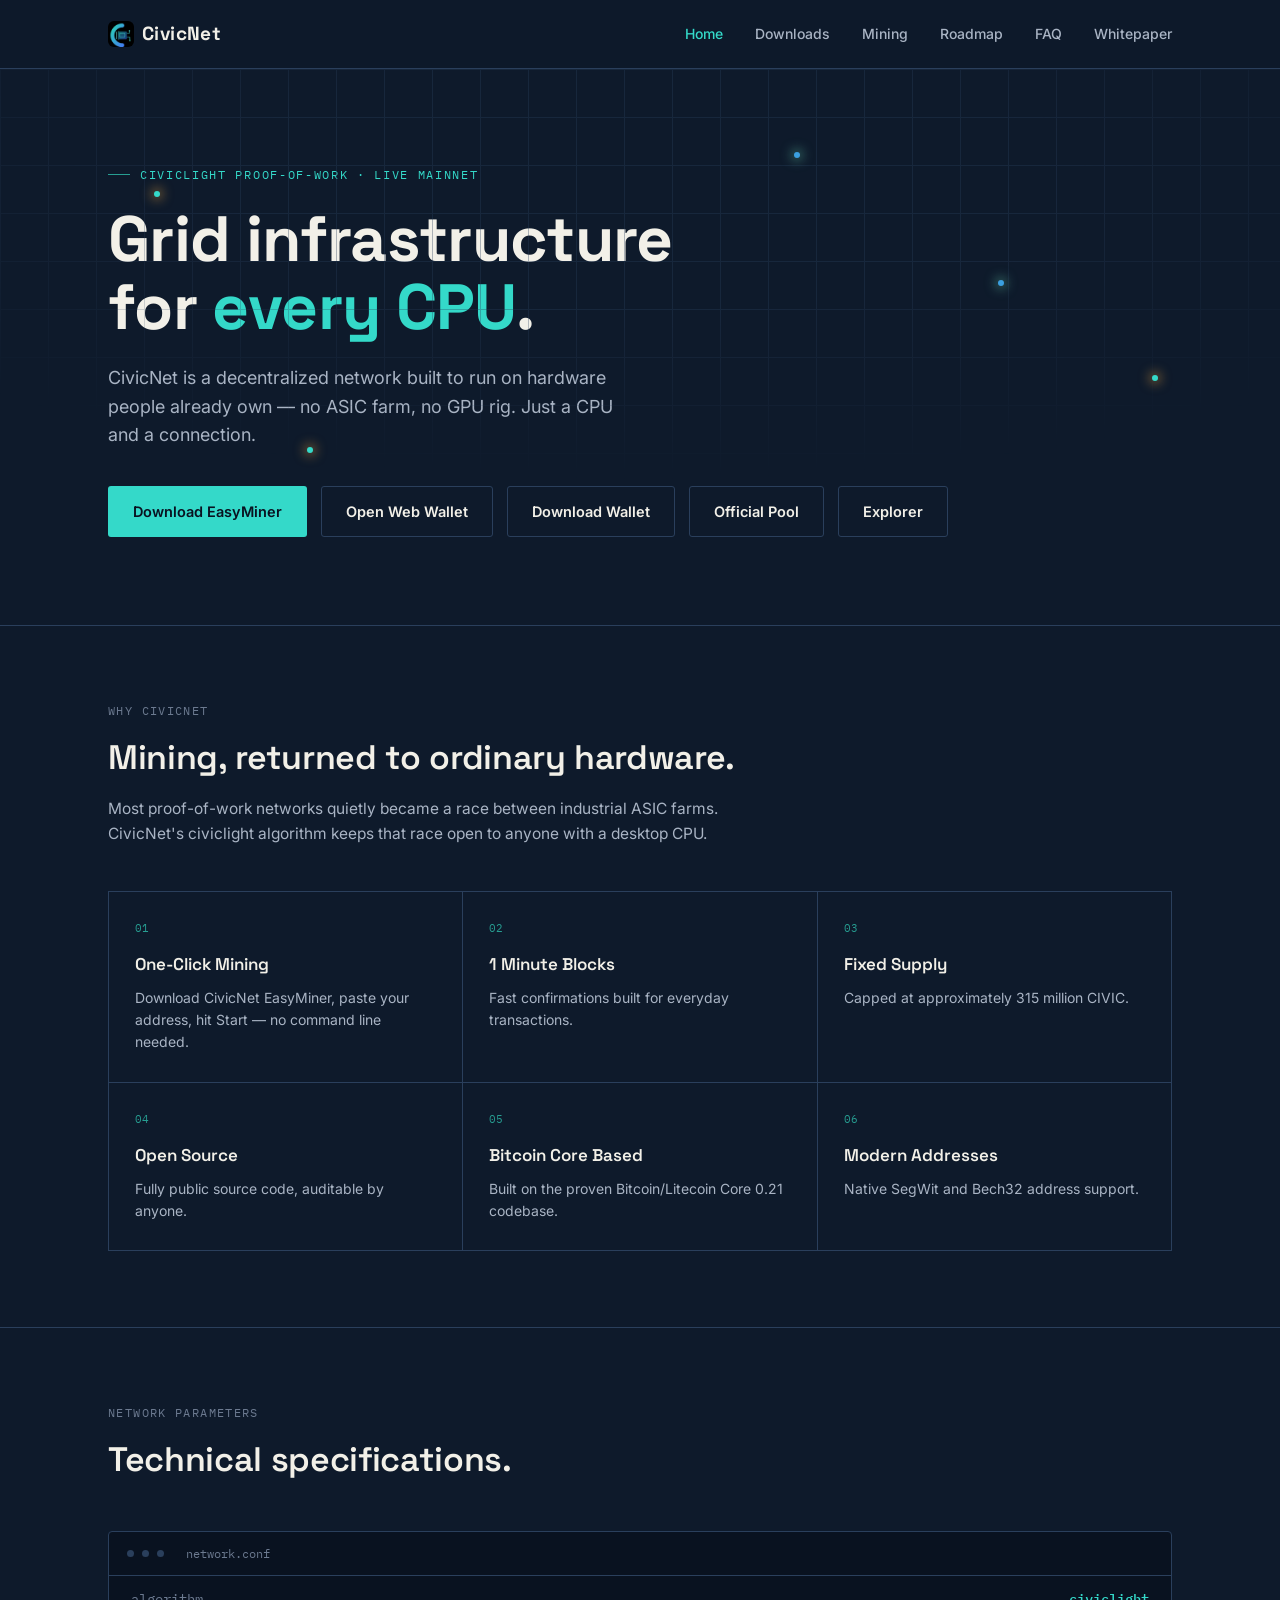
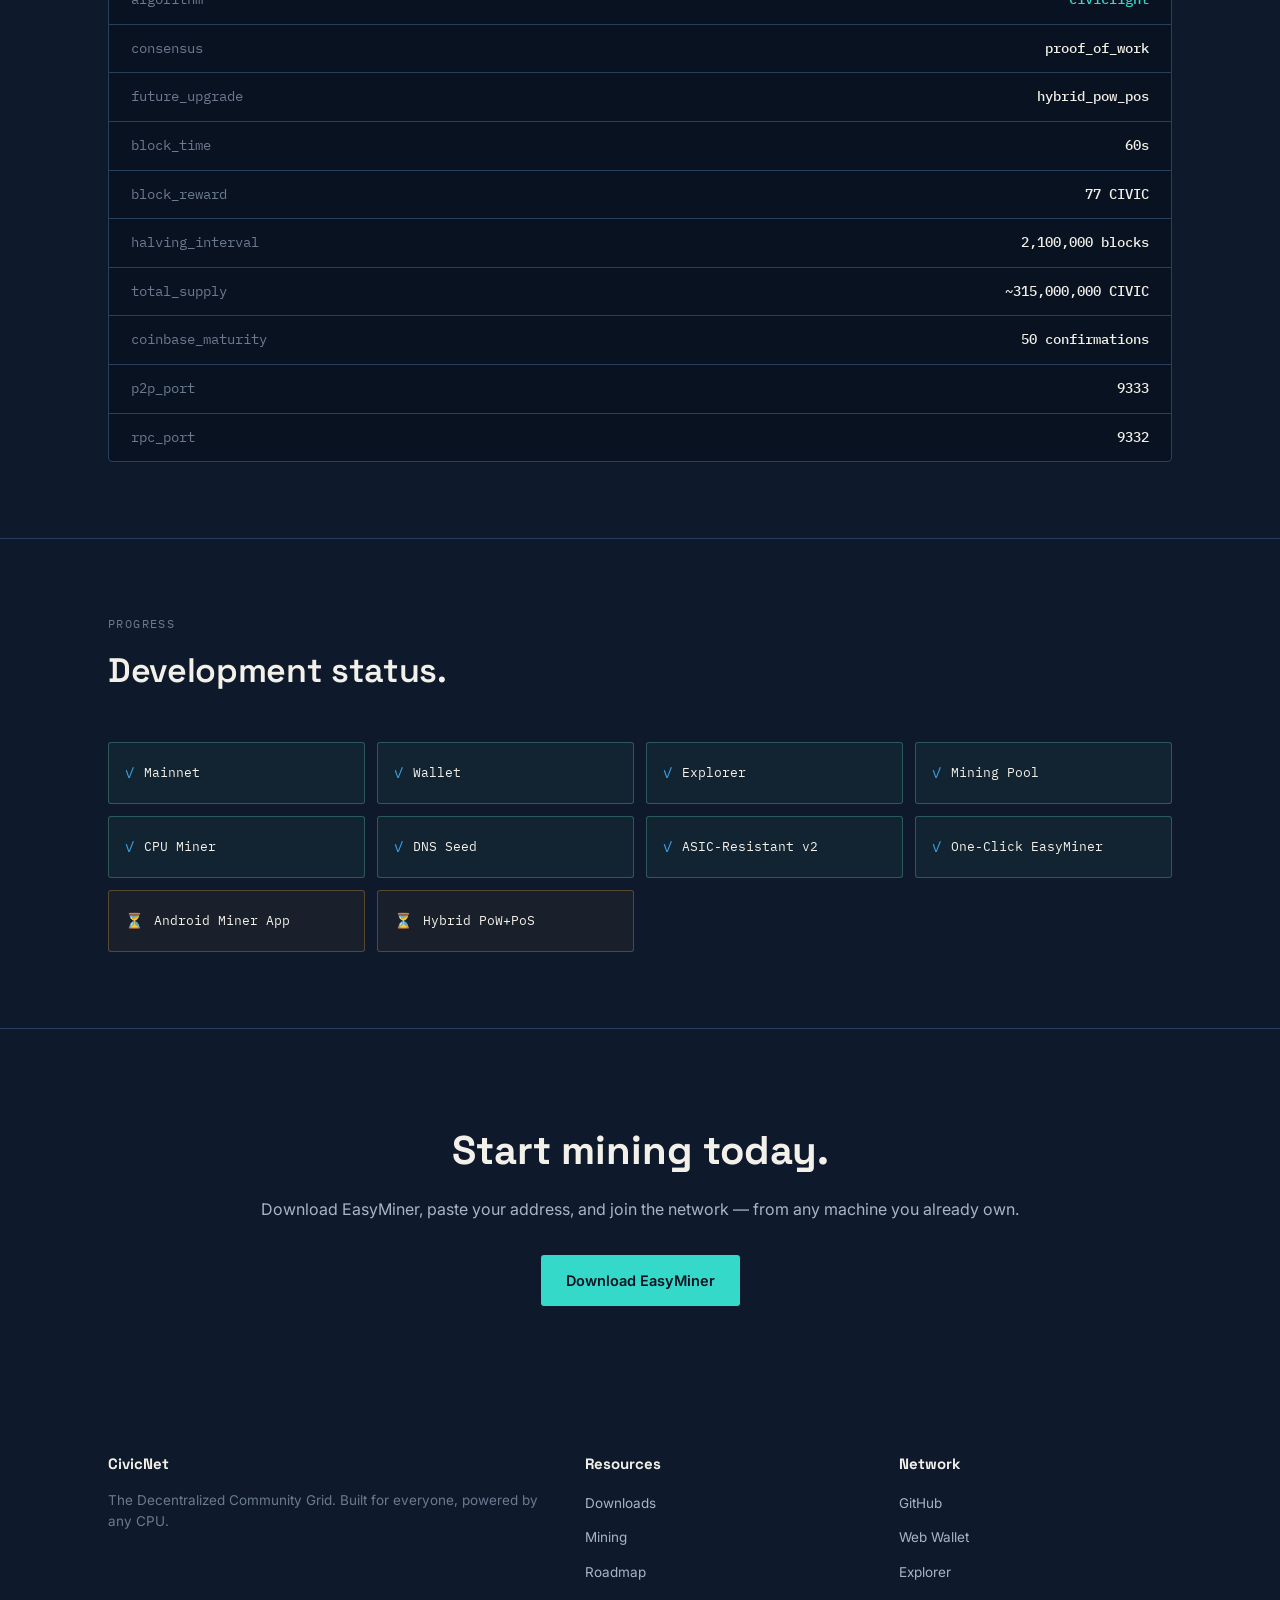
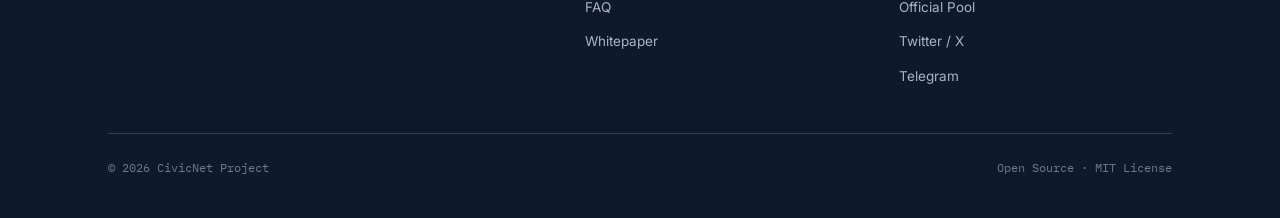
<file: index.html>
<!DOCTYPE html>
<html lang="en">
<head>
<meta charset="UTF-8">
<meta name="viewport" content="width=device-width, initial-scale=1.0">
<link rel="icon" type="image/png" sizes="32x32" href="favicon-32.png">
<link rel="icon" type="image/png" sizes="16x16" href="favicon-16.png">
<link rel="icon" type="image/x-icon" href="favicon.ico">
<link rel="apple-touch-icon" href="apple-touch-icon.png">
<title>CivicNet | The Decentralized Community Grid</title>
<meta name="description" content="CivicNet is a decentralized community-driven cryptocurrency built for everyone and powered by any CPU.">
<link rel="preconnect" href="https://fonts.googleapis.com">
<link rel="preconnect" href="https://fonts.gstatic.com" crossorigin>
<link href="https://fonts.googleapis.com/css2?family=Space+Grotesk:wght@400;500;600;700&family=Inter:wght@400;500;600&family=IBM+Plex+Mono:wght@400;500;600&display=swap" rel="stylesheet">
<style>
  :root {
    --bg: #0e1a2b;
    --bg-deep: #091220;
    --surface: #16263d;
    --surface-hi: #1c3050;
    --line: #2a3f5c;
    --amber: #34d9c9;
    --amber-dim: #279e92;
    --teal: #3b9fe0;
    --text: #f2f0e8;
    --text-dim: #a9b4c4;
    --text-faint: #6c7a90;
    --font-display: 'Space Grotesk', sans-serif;
    --font-body: 'Inter', sans-serif;
    --font-mono: 'IBM Plex Mono', monospace;
  }

  * { box-sizing: border-box; margin: 0; padding: 0; }

  html { scroll-behavior: smooth; }

  body {
    background: var(--bg);
    color: var(--text);
    font-family: var(--font-body);
    line-height: 1.6;
    -webkit-font-smoothing: antialiased;
  }

  .wrap { max-width: 1120px; margin: 0 auto; padding: 0 28px; }

  a { color: inherit; text-decoration: none; }

  /* ---------- grid backdrop ---------- */
  .grid-field {
    position: absolute;
    inset: 0;
    background-image:
      linear-gradient(var(--line) 1px, transparent 1px),
      linear-gradient(90deg, var(--line) 1px, transparent 1px);
    background-size: 48px 48px;
    opacity: 0.35;
    mask-image: radial-gradient(ellipse 80% 60% at 50% 20%, black 40%, transparent 90%);
    pointer-events: none;
  }

  .node-dot {
    position: absolute;
    width: 6px;
    height: 6px;
    border-radius: 50%;
    background: var(--amber);
    box-shadow: 0 0 12px 2px rgba(232, 163, 61, 0.7);
    animation: pulse 3.2s ease-in-out infinite;
  }
  .node-dot.teal { background: var(--teal); box-shadow: 0 0 12px 2px rgba(95, 191, 163, 0.7); }
  @keyframes pulse {
    0%, 100% { opacity: 0.25; transform: scale(0.85); }
    50% { opacity: 1; transform: scale(1.15); }
  }
  @media (prefers-reduced-motion: reduce) {
    .node-dot { animation: none; opacity: 0.8; }
  }

  /* ---------- header ---------- */
  header {
    position: sticky;
    top: 0;
    z-index: 50;
    background: rgba(14, 26, 43, 0.88);
    backdrop-filter: blur(10px);
    border-bottom: 1px solid var(--line);
  }
  header .wrap {
    height: 68px;
    display: flex;
    align-items: center;
    justify-content: space-between;
  }
  .logo {
    font-family: var(--font-display);
    font-weight: 700;
    font-size: 19px;
    letter-spacing: 0.02em;
    display: flex;
    align-items: center;
    gap: 8px;
  }
  .logo .mark {
    width: 26px; height: 26px;
    border-radius: 6px;
    object-fit: cover;
  }
  nav { display: flex; gap: 32px; }
  nav a {
    font-size: 14px;
    font-weight: 500;
    color: var(--text-dim);
    transition: color 0.15s;
    position: relative;
  }
  nav a:hover { color: var(--text); }
  nav a.active { color: var(--amber); }

  /* ---------- hero ---------- */
  .hero {
    position: relative;
    padding: 96px 0 88px;
    overflow: hidden;
    border-bottom: 1px solid var(--line);
  }
  .eyebrow {
    font-family: var(--font-mono);
    font-size: 12px;
    letter-spacing: 0.14em;
    text-transform: uppercase;
    color: var(--amber);
    display: flex;
    align-items: center;
    gap: 10px;
    margin-bottom: 22px;
  }
  .eyebrow::before {
    content: '';
    width: 22px; height: 1px;
    background: var(--amber-dim);
  }
  .hero h1 {
    font-family: var(--font-display);
    font-weight: 700;
    font-size: clamp(38px, 5.4vw, 64px);
    line-height: 1.06;
    letter-spacing: -0.01em;
    max-width: 780px;
  }
  .hero h1 .accent { color: var(--amber); }
  .hero p.lede {
    margin-top: 22px;
    font-size: 18px;
    color: var(--text-dim);
    max-width: 540px;
  }
  .hero-actions {
    margin-top: 36px;
    display: flex;
    gap: 14px;
    flex-wrap: wrap;
  }
  .btn {
    font-family: var(--font-body);
    font-weight: 600;
    font-size: 14.5px;
    padding: 13px 24px;
    border-radius: 3px;
    display: inline-flex;
    align-items: center;
    gap: 8px;
    transition: all 0.15s;
    border: 1px solid transparent;
  }
  .btn-primary {
    background: var(--amber);
    color: var(--bg-deep);
  }
  .btn-primary:hover { background: #f3b656; }
  .btn-outline {
    border-color: var(--line);
    color: var(--text);
  }
  .btn-outline:hover { border-color: var(--amber-dim); background: var(--surface); }

  /* ---------- section framing ---------- */
  section { padding: 76px 0; border-bottom: 1px solid var(--line); position: relative; }
  section:last-of-type { border-bottom: none; }

  .section-head { margin-bottom: 44px; max-width: 640px; }
  .section-eyebrow {
    font-family: var(--font-mono);
    font-size: 11.5px;
    letter-spacing: 0.12em;
    text-transform: uppercase;
    color: var(--text-faint);
    margin-bottom: 10px;
  }
  .section-head h2 {
    font-family: var(--font-display);
    font-size: clamp(26px, 3vw, 34px);
    font-weight: 600;
    letter-spacing: -0.01em;
  }
  .section-head p {
    margin-top: 12px;
    color: var(--text-dim);
    font-size: 15.5px;
  }

  /* ---------- feature grid ---------- */
  .feature-grid {
    display: grid;
    grid-template-columns: repeat(3, 1fr);
    gap: 1px;
    background: var(--line);
    border: 1px solid var(--line);
  }
  .feature {
    background: var(--bg);
    padding: 28px 26px;
    transition: background 0.15s;
  }
  .feature:hover { background: var(--surface); }
  .feature .idx {
    font-family: var(--font-mono);
    font-size: 11px;
    color: var(--amber-dim);
    margin-bottom: 14px;
    display: block;
  }
  .feature h3 {
    font-family: var(--font-display);
    font-size: 17px;
    font-weight: 600;
    margin-bottom: 8px;
  }
  .feature p { font-size: 14px; color: var(--text-dim); }

  /* ---------- specs (terminal-style readout) ---------- */
  .specs-panel {
    background: var(--bg-deep);
    border: 1px solid var(--line);
    border-radius: 4px;
    overflow: hidden;
  }
  .specs-panel-head {
    display: flex;
    align-items: center;
    gap: 8px;
    padding: 12px 18px;
    border-bottom: 1px solid var(--line);
    font-family: var(--font-mono);
    font-size: 12px;
    color: var(--text-faint);
  }
  .specs-panel-head .dot { width: 7px; height: 7px; border-radius: 50%; background: var(--line); }
  .spec-row {
    display: flex;
    justify-content: space-between;
    padding: 13px 22px;
    border-bottom: 1px solid var(--line);
    font-family: var(--font-mono);
    font-size: 13.5px;
  }
  .spec-row:last-child { border-bottom: none; }
  .spec-row .k { color: var(--text-faint); }
  .spec-row .v { color: var(--text); font-weight: 500; }
  .spec-row .v.amber { color: var(--amber); }

  /* ---------- roadmap ---------- */
  .roadmap-grid {
    display: grid;
    grid-template-columns: repeat(4, 1fr);
    gap: 12px;
  }
  .rm-card {
    border: 1px solid var(--line);
    padding: 18px 16px;
    border-radius: 3px;
    font-family: var(--font-mono);
    font-size: 13px;
    display: flex;
    align-items: center;
    gap: 10px;
  }
  .rm-card.done { border-color: rgba(95,191,163,0.35); background: rgba(95,191,163,0.06); }
  .rm-card.done .status { color: var(--teal); }
  .rm-card.progress { border-color: rgba(232,163,61,0.3); background: rgba(232,163,61,0.05); }
  .rm-card.progress .status { color: var(--amber); }
  .status { font-size: 15px; flex-shrink: 0; }

  /* ---------- CTA ---------- */
  .cta {
    text-align: center;
    padding: 90px 0;
  }
  .cta h2 {
    font-family: var(--font-display);
    font-size: clamp(28px, 4vw, 40px);
    font-weight: 700;
    margin-bottom: 14px;
  }
  .cta p { color: var(--text-dim); font-size: 16px; margin-bottom: 32px; }

  /* ---------- footer ---------- */
  footer { padding: 56px 0 40px; }
  .footer-grid {
    display: grid;
    grid-template-columns: 1.6fr 1fr 1fr;
    gap: 40px;
    padding-bottom: 36px;
  }
  .footer-grid h3 { font-family: var(--font-display); font-size: 15px; margin-bottom: 14px; }
  .footer-grid p { color: var(--text-faint); font-size: 13.5px; }
  .footer-grid ul { list-style: none; }
  .footer-grid li { margin-bottom: 9px; }
  .footer-grid a { color: var(--text-dim); font-size: 13.5px; transition: color 0.15s; }
  .footer-grid a:hover { color: var(--amber); }
  .footer-bottom {
    border-top: 1px solid var(--line);
    padding-top: 24px;
    display: flex;
    justify-content: space-between;
    font-family: var(--font-mono);
    font-size: 12px;
    color: var(--text-faint);
  }

  @media (max-width: 860px) {
    nav { display: none; }
    .feature-grid { grid-template-columns: 1fr; }
    .roadmap-grid { grid-template-columns: 1fr 1fr; }
    .footer-grid { grid-template-columns: 1fr; gap: 28px; }
    .footer-bottom { flex-direction: column; gap: 8px; }
  }

  :focus-visible { outline: 2px solid var(--amber); outline-offset: 2px; }
</style>
</head>
<body>

<header>
  <div class="wrap">
    <a href="index.html" class="logo"><img class="mark" src="logo-header.png" alt="">CivicNet</a>
    <nav>
      <a href="index.html" class="active">Home</a>
      <a href="downloads.html">Downloads</a>
      <a href="mining.html">Mining</a>
      <a href="roadmap.html">Roadmap</a>
      <a href="faq.html">FAQ</a>
      <a href="whitepaper.html">Whitepaper</a>
    </nav>
  </div>
</header>

<section class="hero">
  <div class="grid-field"></div>
  <div class="node-dot" style="top: 22%; left: 12%;"></div>
  <div class="node-dot teal" style="top: 38%; left: 78%; animation-delay: 0.6s;"></div>
  <div class="node-dot" style="top: 68%; left: 24%; animation-delay: 1.2s;"></div>
  <div class="node-dot teal" style="top: 15%; left: 62%; animation-delay: 1.8s;"></div>
  <div class="node-dot" style="top: 55%; left: 90%; animation-delay: 2.4s;"></div>
  <div class="wrap">
    <div class="eyebrow">civiclight proof-of-work &middot; live mainnet</div>
    <h1>Grid infrastructure<br>for <span class="accent">every CPU</span>.</h1>
    <p class="lede">CivicNet is a decentralized network built to run on hardware people already own &mdash; no ASIC farm, no GPU rig. Just a CPU and a connection.</p>
    <div class="hero-actions">
      <a href="https://github.com/CivicLight/civicnet-easyminer/releases/latest" class="btn btn-primary" target="_blank">Download EasyMiner</a>
      <a href="https://webwallet.civiclight.xyz" class="btn btn-outline" target="_blank">Open Web Wallet</a>
      <a href="downloads.html" class="btn btn-outline">Download Wallet</a>
      <a href="https://pool.civiclight.xyz" class="btn btn-outline" target="_blank">Official Pool</a>
      <a href="https://explorer.civiclight.xyz" class="btn btn-outline" target="_blank">Explorer</a>
    </div>
  </div>
</section>

<section>
  <div class="wrap">
    <div class="section-head">
      <div class="section-eyebrow">Why CivicNet</div>
      <h2>Mining, returned to ordinary hardware.</h2>
      <p>Most proof-of-work networks quietly became a race between industrial ASIC farms. CivicNet's civiclight algorithm keeps that race open to anyone with a desktop CPU.</p>
    </div>
    <div class="feature-grid">
      <div class="feature">
        <span class="idx">01</span>
        <h3>One-Click Mining</h3>
        <p>Download CivicNet EasyMiner, paste your address, hit Start &mdash; no command line needed.</p>
      </div>
      <div class="feature">
        <span class="idx">02</span>
        <h3>1 Minute Blocks</h3>
        <p>Fast confirmations built for everyday transactions.</p>
      </div>
      <div class="feature">
        <span class="idx">03</span>
        <h3>Fixed Supply</h3>
        <p>Capped at approximately 315 million CIVIC.</p>
      </div>
      <div class="feature">
        <span class="idx">04</span>
        <h3>Open Source</h3>
        <p>Fully public source code, auditable by anyone.</p>
      </div>
      <div class="feature">
        <span class="idx">05</span>
        <h3>Bitcoin Core Based</h3>
        <p>Built on the proven Bitcoin/Litecoin Core 0.21 codebase.</p>
      </div>
      <div class="feature">
        <span class="idx">06</span>
        <h3>Modern Addresses</h3>
        <p>Native SegWit and Bech32 address support.</p>
      </div>
    </div>
  </div>
</section>

<section>
  <div class="wrap">
    <div class="section-head">
      <div class="section-eyebrow">Network Parameters</div>
      <h2>Technical specifications.</h2>
    </div>
    <div class="specs-panel">
      <div class="specs-panel-head"><span class="dot"></span><span class="dot"></span><span class="dot"></span>&nbsp;&nbsp;network.conf</div>
      <div class="spec-row"><span class="k">algorithm</span><span class="v amber">civiclight</span></div>
      <div class="spec-row"><span class="k">consensus</span><span class="v">proof_of_work</span></div>
      <div class="spec-row"><span class="k">future_upgrade</span><span class="v">hybrid_pow_pos</span></div>
      <div class="spec-row"><span class="k">block_time</span><span class="v">60s</span></div>
      <div class="spec-row"><span class="k">block_reward</span><span class="v">77 CIVIC</span></div>
      <div class="spec-row"><span class="k">halving_interval</span><span class="v">2,100,000 blocks</span></div>
      <div class="spec-row"><span class="k">total_supply</span><span class="v">~315,000,000 CIVIC</span></div>
      <div class="spec-row"><span class="k">coinbase_maturity</span><span class="v">50 confirmations</span></div>
      <div class="spec-row"><span class="k">p2p_port</span><span class="v">9333</span></div>
      <div class="spec-row"><span class="k">rpc_port</span><span class="v">9332</span></div>
    </div>
  </div>
</section>

<section>
  <div class="wrap">
    <div class="section-head">
      <div class="section-eyebrow">Progress</div>
      <h2>Development status.</h2>
    </div>
    <div class="roadmap-grid">
      <div class="rm-card done"><span class="status">&#10003;</span>Mainnet</div>
      <div class="rm-card done"><span class="status">&#10003;</span>Wallet</div>
      <div class="rm-card done"><span class="status">&#10003;</span>Explorer</div>
      <div class="rm-card done"><span class="status">&#10003;</span>Mining Pool</div>
      <div class="rm-card done"><span class="status">&#10003;</span>CPU Miner</div>
      <div class="rm-card done"><span class="status">&#10003;</span>DNS Seed</div>
      <div class="rm-card done"><span class="status">&#10003;</span>ASIC-Resistant v2</div>
      <div class="rm-card done"><span class="status">&#10003;</span>One-Click EasyMiner</div>
      <div class="rm-card progress"><span class="status">&#9203;</span>Android Miner App</div>
      <div class="rm-card progress"><span class="status">&#9203;</span>Hybrid PoW+PoS</div>
    </div>
  </div>
</section>

<section class="cta" style="border-bottom: none;">
  <div class="wrap">
    <h2>Start mining today.</h2>
    <p>Download EasyMiner, paste your address, and join the network &mdash; from any machine you already own.</p>
    <a href="https://github.com/CivicLight/civicnet-easyminer/releases/latest" class="btn btn-primary" target="_blank">Download EasyMiner</a>
  </div>
</section>

<footer>
  <div class="wrap">
    <div class="footer-grid">
      <div>
        <h3>CivicNet</h3>
        <p>The Decentralized Community Grid. Built for everyone, powered by any CPU.</p>
      </div>
      <div>
        <h3>Resources</h3>
        <ul>
          <li><a href="downloads.html">Downloads</a></li>
          <li><a href="mining.html">Mining</a></li>
          <li><a href="roadmap.html">Roadmap</a></li>
          <li><a href="faq.html">FAQ</a></li>
          <li><a href="whitepaper.html">Whitepaper</a></li>
        </ul>
      </div>
      <div>
        <h3>Network</h3>
        <ul>
          <li><a href="https://github.com/CivicLight" target="_blank">GitHub</a></li>
          <li><a href="https://webwallet.civiclight.xyz" target="_blank">Web Wallet</a></li>
          <li><a href="https://explorer.civiclight.xyz" target="_blank">Explorer</a></li>
          <li><a href="https://pool.civiclight.xyz" target="_blank">Official Pool</a></li>
          <li><a href="https://x.com/civiclight_" target="_blank">Twitter / X</a></li>
          <li><a href="https://t.me/civiclight" target="_blank">Telegram</a></li>
        </ul>
      </div>
    </div>
    <div class="footer-bottom">
      <span>&copy; 2026 CivicNet Project</span>
      <span>Open Source &middot; MIT License</span>
    </div>
  </div>
</footer>

</body>
</html>
</file>
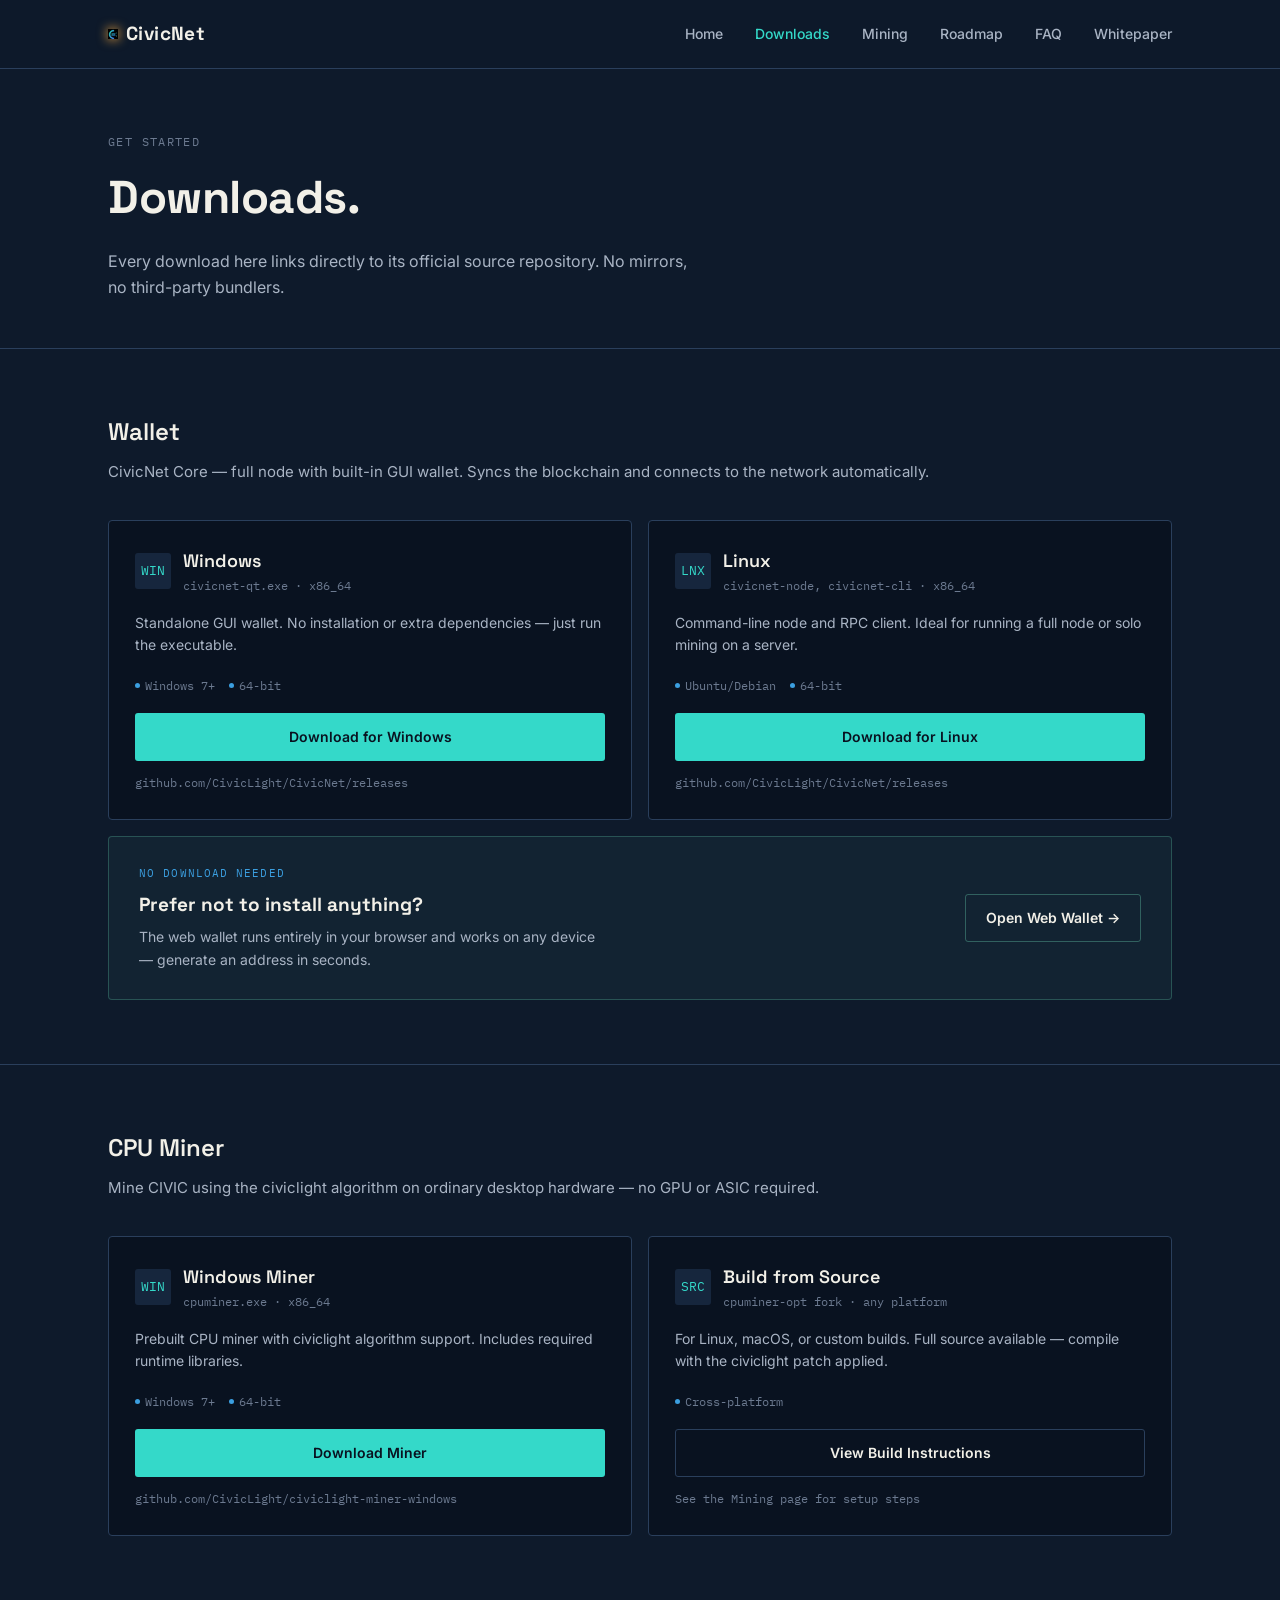
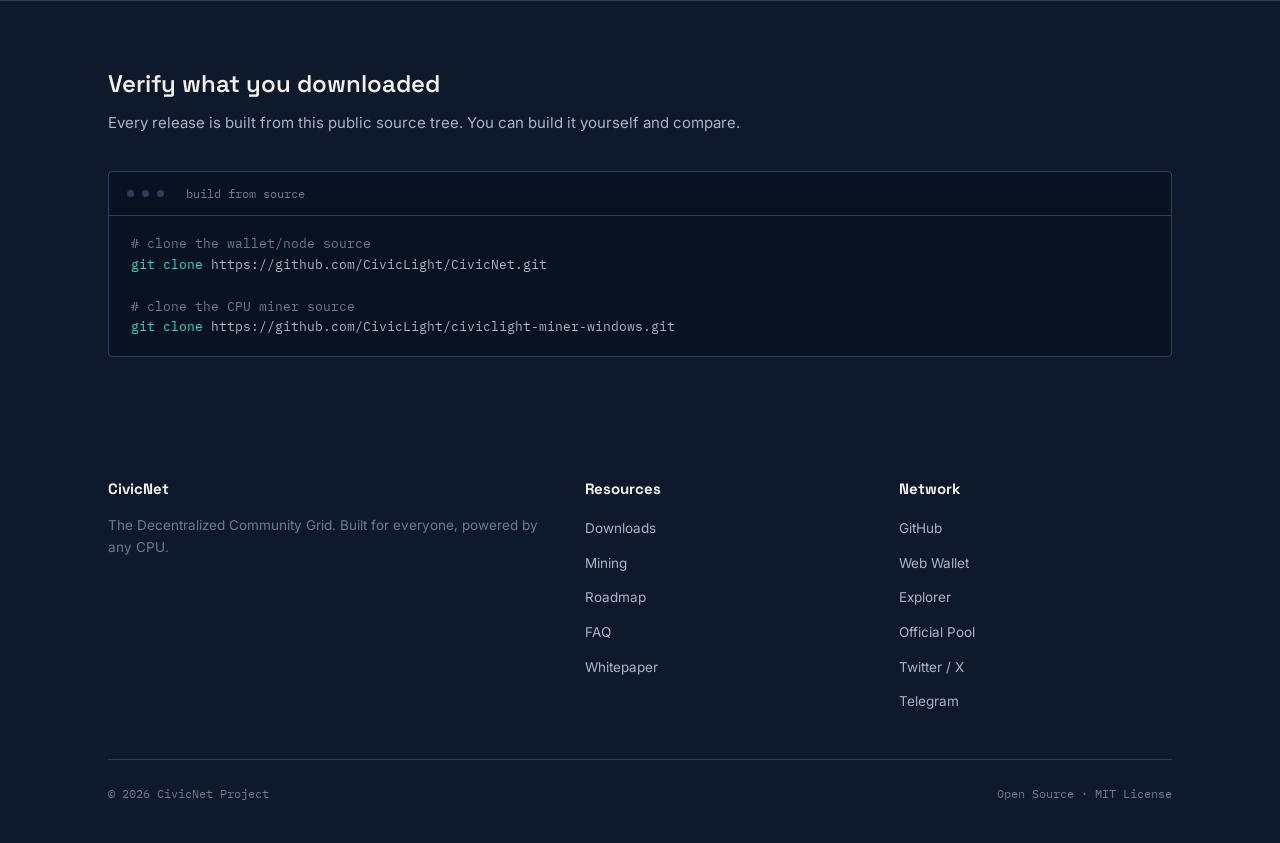
<file: downloads.html>
<!DOCTYPE html>
<html lang="en">
<head>
<meta charset="UTF-8">
<meta name="viewport" content="width=device-width, initial-scale=1.0">
<link rel="icon" type="image/png" sizes="32x32" href="favicon-32.png">
<link rel="icon" type="image/png" sizes="16x16" href="favicon-16.png">
<link rel="icon" type="image/x-icon" href="favicon.ico">
<link rel="apple-touch-icon" href="apple-touch-icon.png">
<title>Downloads | CivicNet</title>
<meta name="description" content="Download the CivicNet wallet and CPU miner for Windows and Linux.">
<link rel="preconnect" href="https://fonts.googleapis.com">
<link rel="preconnect" href="https://fonts.gstatic.com" crossorigin>
<link href="https://fonts.googleapis.com/css2?family=Space+Grotesk:wght@400;500;600;700&family=Inter:wght@400;500;600&family=IBM+Plex+Mono:wght@400;500;600&display=swap" rel="stylesheet">
<style>
  :root {
    --bg: #0e1a2b;
    --bg-deep: #091220;
    --surface: #16263d;
    --surface-hi: #1c3050;
    --line: #2a3f5c;
    --amber: #34d9c9;
    --amber-dim: #279e92;
    --teal: #3b9fe0;
    --text: #f2f0e8;
    --text-dim: #a9b4c4;
    --text-faint: #6c7a90;
    --font-display: 'Space Grotesk', sans-serif;
    --font-body: 'Inter', sans-serif;
    --font-mono: 'IBM Plex Mono', monospace;
  }
  * { box-sizing: border-box; margin: 0; padding: 0; }
  html { scroll-behavior: smooth; }
  body {
    background: var(--bg);
    color: var(--text);
    font-family: var(--font-body);
    line-height: 1.6;
    -webkit-font-smoothing: antialiased;
  }
  .wrap { max-width: 1120px; margin: 0 auto; padding: 0 28px; }
  a { color: inherit; text-decoration: none; }

  header {
    position: sticky; top: 0; z-index: 50;
    background: rgba(14, 26, 43, 0.88);
    backdrop-filter: blur(10px);
    border-bottom: 1px solid var(--line);
  }
  header .wrap { height: 68px; display: flex; align-items: center; justify-content: space-between; }
  .logo { font-family: var(--font-display); font-weight: 700; font-size: 19px; letter-spacing: 0.02em; display: flex; align-items: center; gap: 8px; }
  .logo .mark { width: 10px; height: 10px; background: var(--amber); box-shadow: 0 0 10px 2px rgba(232,163,61,0.6); }
  nav { display: flex; gap: 32px; }
  nav a { font-size: 14px; font-weight: 500; color: var(--text-dim); transition: color 0.15s; }
  nav a:hover { color: var(--text); }
  nav a.active { color: var(--amber); }

  .page-head { padding: 64px 0 48px; border-bottom: 1px solid var(--line); }
  .section-eyebrow { font-family: var(--font-mono); font-size: 11.5px; letter-spacing: 0.12em; text-transform: uppercase; color: var(--text-faint); margin-bottom: 10px; }
  .page-head h1 { font-family: var(--font-display); font-size: clamp(32px, 4.5vw, 46px); font-weight: 700; letter-spacing: -0.01em; margin-bottom: 14px; }
  .page-head p { color: var(--text-dim); font-size: 16px; max-width: 600px; }

  section { padding: 64px 0; border-bottom: 1px solid var(--line); }
  section:last-of-type { border-bottom: none; }
  .section-head { margin-bottom: 36px; }
  .section-head h2 { font-family: var(--font-display); font-size: 24px; font-weight: 600; }
  .section-head p { margin-top: 8px; color: var(--text-dim); font-size: 15px; }

  /* download cards */
  .dl-grid { display: grid; grid-template-columns: repeat(2, 1fr); gap: 16px; }
  .dl-card {
    border: 1px solid var(--line);
    border-radius: 4px;
    padding: 26px;
    background: var(--bg-deep);
    display: flex;
    flex-direction: column;
    transition: border-color 0.15s;
  }
  .dl-card:hover { border-color: var(--amber-dim); }
  .dl-card-top { display: flex; align-items: center; gap: 12px; margin-bottom: 16px; }
  .os-icon {
    width: 36px; height: 36px;
    border-radius: 3px;
    background: var(--surface);
    display: flex; align-items: center; justify-content: center;
    font-family: var(--font-mono);
    font-size: 13px;
    color: var(--amber);
    flex-shrink: 0;
  }
  .dl-card h3 { font-family: var(--font-display); font-size: 18px; font-weight: 600; }
  .dl-card .platform { font-family: var(--font-mono); font-size: 11.5px; color: var(--text-faint); margin-top: 2px; }
  .dl-card p.desc { font-size: 14px; color: var(--text-dim); margin-bottom: 20px; flex-grow: 1; }
  .dl-card .meta { display: flex; gap: 14px; margin-bottom: 18px; font-family: var(--font-mono); font-size: 11.5px; color: var(--text-faint); }
  .dl-card .meta span { display: flex; align-items: center; gap: 5px; }
  .dl-card .meta .dot { width: 5px; height: 5px; border-radius: 50%; background: var(--teal); }

  .btn {
    font-family: var(--font-body); font-weight: 600; font-size: 14px;
    padding: 12px 20px; border-radius: 3px;
    display: inline-flex; align-items: center; justify-content: center; gap: 8px;
    transition: all 0.15s; border: 1px solid transparent; width: 100%;
  }
  .btn-primary { background: var(--amber); color: var(--bg-deep); }
  .btn-primary:hover { background: #f3b656; }
  .btn-outline { border-color: var(--line); color: var(--text); }
  .btn-outline:hover { border-color: var(--amber-dim); background: var(--surface); }
  .btn-ghost { color: var(--text-dim); font-size: 13px; padding: 8px 0; width: auto; }
  .btn-ghost:hover { color: var(--amber); }

  .source-note {
    font-family: var(--font-mono); font-size: 12px; color: var(--text-faint);
    margin-top: 12px; display: flex; align-items: center; gap: 6px;
  }
  .source-note svg { flex-shrink: 0; opacity: 0.7; }
  .source-note a { color: var(--text-dim); border-bottom: 1px dotted var(--line); }
  .source-note a:hover { color: var(--amber); }

  /* web wallet callout */
  .callout {
    border: 1px solid rgba(95,191,163,0.3);
    background: rgba(95,191,163,0.06);
    border-radius: 4px;
    padding: 28px 30px;
    display: flex;
    align-items: center;
    justify-content: space-between;
    gap: 24px;
  }
  .callout-text .tag { font-family: var(--font-mono); font-size: 11px; letter-spacing: 0.1em; text-transform: uppercase; color: var(--teal); margin-bottom: 8px; }
  .callout-text h3 { font-family: var(--font-display); font-size: 19px; margin-bottom: 6px; }
  .callout-text p { color: var(--text-dim); font-size: 14px; max-width: 460px; }
  .callout .btn { width: auto; white-space: nowrap; border-color: rgba(95,191,163,0.4); }
  .callout .btn:hover { background: rgba(95,191,163,0.12); }

  /* verify panel */
  .specs-panel { background: var(--bg-deep); border: 1px solid var(--line); border-radius: 4px; overflow: hidden; }
  .specs-panel-head { display: flex; align-items: center; gap: 8px; padding: 12px 18px; border-bottom: 1px solid var(--line); font-family: var(--font-mono); font-size: 12px; color: var(--text-faint); }
  .specs-panel-head .dot { width: 7px; height: 7px; border-radius: 50%; background: var(--line); }
  .code-block { padding: 18px 22px; font-family: var(--font-mono); font-size: 13px; color: var(--text-dim); overflow-x: auto; }
  .code-block .cmd { color: var(--amber); }
  .code-block .comment { color: var(--text-faint); }

  footer { padding: 56px 0 40px; }
  .footer-grid { display: grid; grid-template-columns: 1.6fr 1fr 1fr; gap: 40px; padding-bottom: 36px; }
  .footer-grid h3 { font-family: var(--font-display); font-size: 15px; margin-bottom: 14px; }
  .footer-grid p { color: var(--text-faint); font-size: 13.5px; }
  .footer-grid ul { list-style: none; }
  .footer-grid li { margin-bottom: 9px; }
  .footer-grid a { color: var(--text-dim); font-size: 13.5px; transition: color 0.15s; }
  .footer-grid a:hover { color: var(--amber); }
  .footer-bottom { border-top: 1px solid var(--line); padding-top: 24px; display: flex; justify-content: space-between; font-family: var(--font-mono); font-size: 12px; color: var(--text-faint); }

  @media (max-width: 860px) {
    nav { display: none; }
    .dl-grid { grid-template-columns: 1fr; }
    .callout { flex-direction: column; align-items: flex-start; }
    .callout .btn { width: 100%; }
    .footer-grid { grid-template-columns: 1fr; gap: 28px; }
    .footer-bottom { flex-direction: column; gap: 8px; }
  }
  :focus-visible { outline: 2px solid var(--amber); outline-offset: 2px; }
</style>
</head>
<body>

<header>
  <div class="wrap">
    <a href="index.html" class="logo"><img class="mark" src="logo-header.png" alt="">CivicNet</a>
    <nav>
      <a href="index.html">Home</a>
      <a href="downloads.html" class="active">Downloads</a>
      <a href="mining.html">Mining</a>
      <a href="roadmap.html">Roadmap</a>
      <a href="faq.html">FAQ</a>
      <a href="whitepaper.html">Whitepaper</a>
    </nav>
  </div>
</header>

<div class="page-head">
  <div class="wrap">
    <div class="section-eyebrow">Get Started</div>
    <h1>Downloads.</h1>
    <p>Every download here links directly to its official source repository. No mirrors, no third-party bundlers.</p>
  </div>
</div>

<section>
  <div class="wrap">
    <div class="section-head">
      <h2>Wallet</h2>
      <p>CivicNet Core &mdash; full node with built-in GUI wallet. Syncs the blockchain and connects to the network automatically.</p>
    </div>
    <div class="dl-grid">

      <div class="dl-card">
        <div class="dl-card-top">
          <div class="os-icon">WIN</div>
          <div>
            <h3>Windows</h3>
            <div class="platform">civicnet-qt.exe &middot; x86_64</div>
          </div>
        </div>
        <p class="desc">Standalone GUI wallet. No installation or extra dependencies &mdash; just run the executable.</p>
        <div class="meta"><span><span class="dot"></span>Windows 7+</span><span><span class="dot"></span>64-bit</span></div>
        <a href="https://github.com/CivicLight/CivicNet/releases/latest" class="btn btn-primary" target="_blank">Download for Windows</a>
        <div class="source-note">github.com/CivicLight/CivicNet/releases</div>
      </div>

      <div class="dl-card">
        <div class="dl-card-top">
          <div class="os-icon">LNX</div>
          <div>
            <h3>Linux</h3>
            <div class="platform">civicnet-node, civicnet-cli &middot; x86_64</div>
          </div>
        </div>
        <p class="desc">Command-line node and RPC client. Ideal for running a full node or solo mining on a server.</p>
        <div class="meta"><span><span class="dot"></span>Ubuntu/Debian</span><span><span class="dot"></span>64-bit</span></div>
        <a href="https://github.com/CivicLight/CivicNet/releases/latest" class="btn btn-primary" target="_blank">Download for Linux</a>
        <div class="source-note">github.com/CivicLight/CivicNet/releases</div>
      </div>

    </div>

    <div class="callout" style="margin-top: 16px;">
      <div class="callout-text">
        <div class="tag">No download needed</div>
        <h3>Prefer not to install anything?</h3>
        <p>The web wallet runs entirely in your browser and works on any device &mdash; generate an address in seconds.</p>
      </div>
      <a href="https://webwallet.civiclight.xyz" class="btn btn-outline" target="_blank">Open Web Wallet →</a>
    </div>
  </div>
</section>

<section>
  <div class="wrap">
    <div class="section-head">
      <h2>CPU Miner</h2>
      <p>Mine CIVIC using the civiclight algorithm on ordinary desktop hardware &mdash; no GPU or ASIC required.</p>
    </div>
    <div class="dl-grid">

      <div class="dl-card">
        <div class="dl-card-top">
          <div class="os-icon">WIN</div>
          <div>
            <h3>Windows Miner</h3>
            <div class="platform">cpuminer.exe &middot; x86_64</div>
          </div>
        </div>
        <p class="desc">Prebuilt CPU miner with civiclight algorithm support. Includes required runtime libraries.</p>
        <div class="meta"><span><span class="dot"></span>Windows 7+</span><span><span class="dot"></span>64-bit</span></div>
        <a href="https://github.com/CivicLight/civiclight-miner-windows/releases/latest" class="btn btn-primary" target="_blank">Download Miner</a>
        <div class="source-note">github.com/CivicLight/civiclight-miner-windows</div>
      </div>

      <div class="dl-card">
        <div class="dl-card-top">
          <div class="os-icon">SRC</div>
          <div>
            <h3>Build from Source</h3>
            <div class="platform">cpuminer-opt fork &middot; any platform</div>
          </div>
        </div>
        <p class="desc">For Linux, macOS, or custom builds. Full source available &mdash; compile with the civiclight patch applied.</p>
        <div class="meta"><span><span class="dot"></span>Cross-platform</span></div>
        <a href="mining.html" class="btn btn-outline">View Build Instructions</a>
        <div class="source-note">See the Mining page for setup steps</div>
      </div>

    </div>
  </div>
</section>

<section>
  <div class="wrap">
    <div class="section-head">
      <h2>Verify what you downloaded</h2>
      <p>Every release is built from this public source tree. You can build it yourself and compare.</p>
    </div>
    <div class="specs-panel">
      <div class="specs-panel-head"><span class="dot"></span><span class="dot"></span><span class="dot"></span>&nbsp;&nbsp;build from source</div>
      <div class="code-block"><span class="comment"># clone the wallet/node source</span><br>
<span class="cmd">git clone</span> https://github.com/CivicLight/CivicNet.git<br><br>
<span class="comment"># clone the CPU miner source</span><br>
<span class="cmd">git clone</span> https://github.com/CivicLight/civiclight-miner-windows.git</div>
    </div>
  </div>
</section>

<footer>
  <div class="wrap">
    <div class="footer-grid">
      <div>
        <h3>CivicNet</h3>
        <p>The Decentralized Community Grid. Built for everyone, powered by any CPU.</p>
      </div>
      <div>
        <h3>Resources</h3>
        <ul>
          <li><a href="downloads.html">Downloads</a></li>
          <li><a href="mining.html">Mining</a></li>
          <li><a href="roadmap.html">Roadmap</a></li>
          <li><a href="faq.html">FAQ</a></li>
          <li><a href="whitepaper.html">Whitepaper</a></li>
        </ul>
      </div>
      <div>
        <h3>Network</h3>
        <ul>
          <li><a href="https://github.com/CivicLight" target="_blank">GitHub</a></li>
          <li><a href="https://webwallet.civiclight.xyz" target="_blank">Web Wallet</a></li>
          <li><a href="https://explorer.civiclight.xyz" target="_blank">Explorer</a></li>
          <li><a href="https://pool.civiclight.xyz" target="_blank">Official Pool</a></li>
          <li><a href="https://x.com/civiclight_" target="_blank">Twitter / X</a></li>
          <li><a href="https://t.me/civiclight" target="_blank">Telegram</a></li>
        </ul>
      </div>
    </div>
    <div class="footer-bottom">
      <span>&copy; 2026 CivicNet Project</span>
      <span>Open Source &middot; MIT License</span>
    </div>
  </div>
</footer>

</body>
</html>
</file>
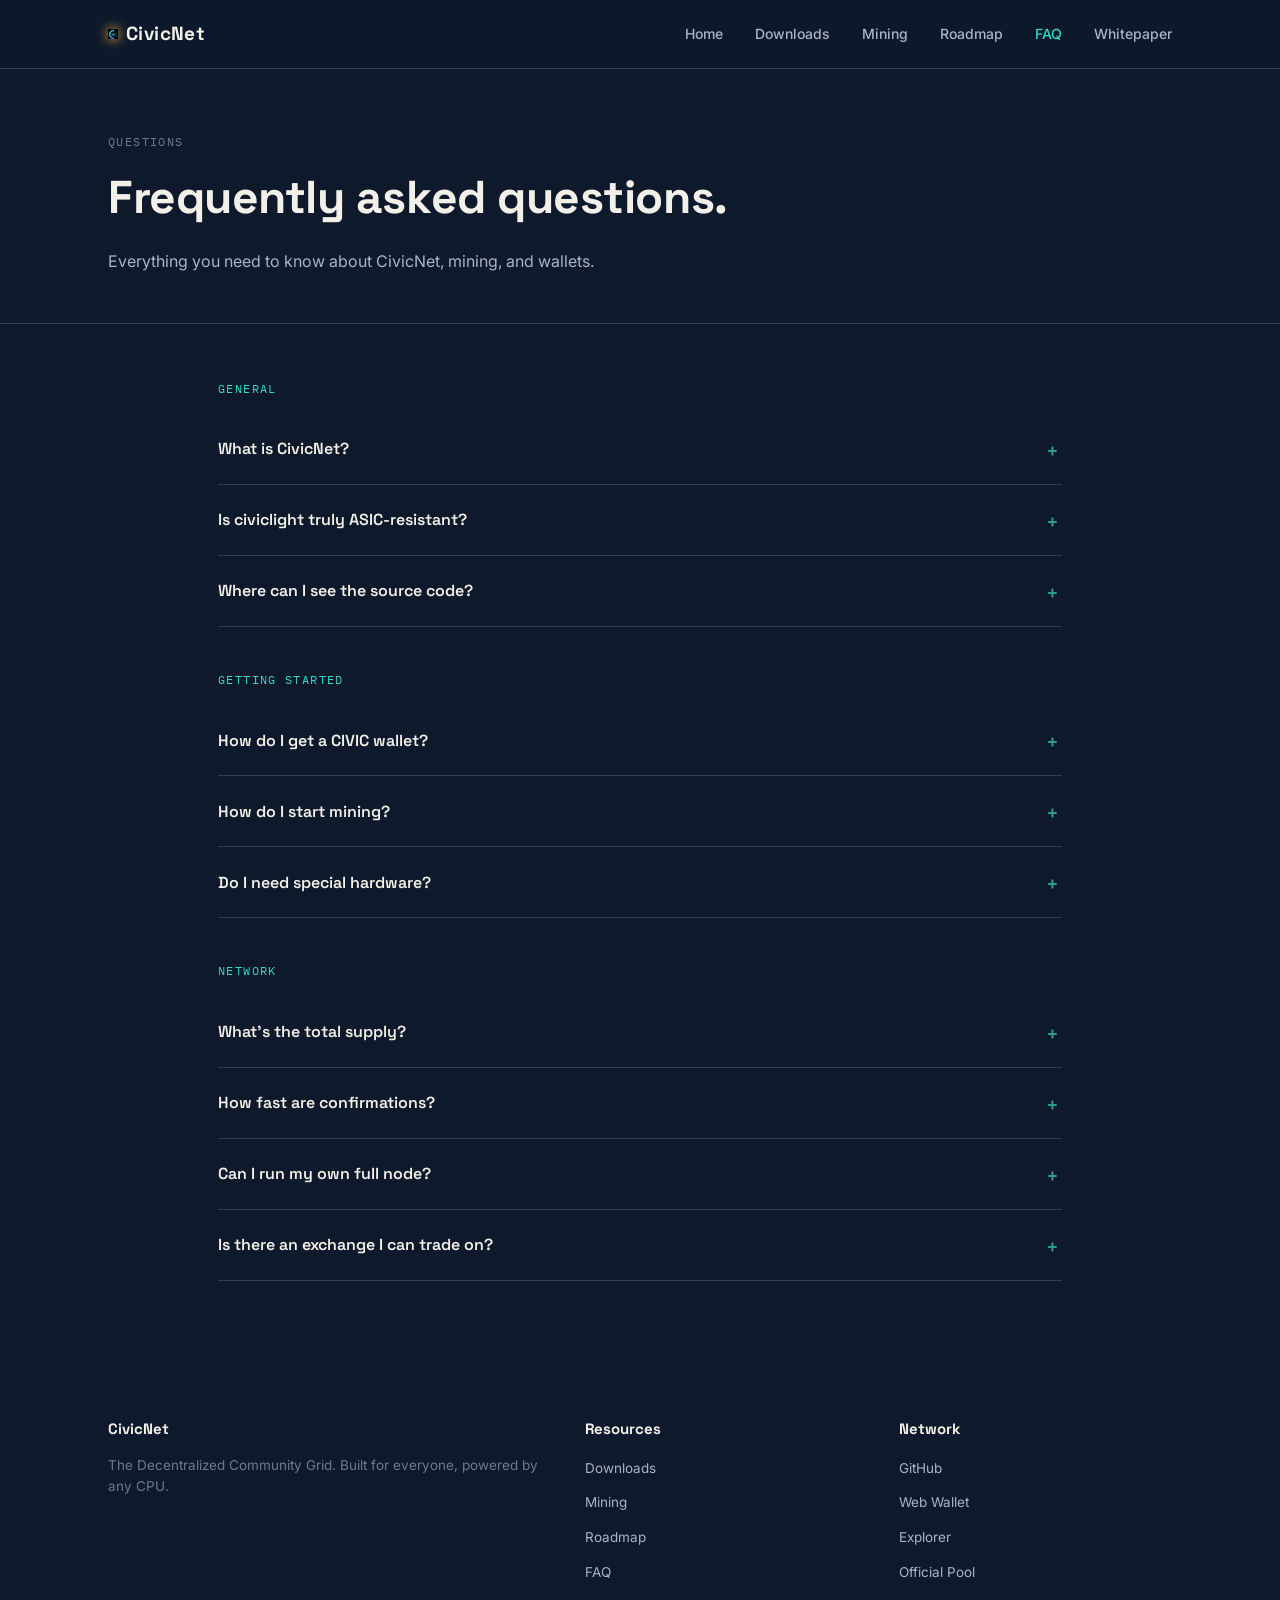
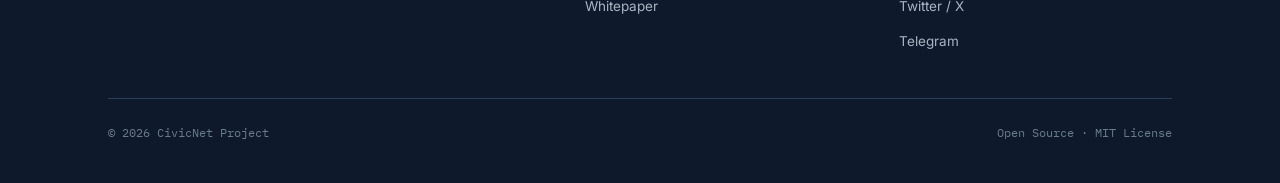
<file: faq.html>
<!DOCTYPE html>
<html lang="en">
<head>
<meta charset="UTF-8">
<meta name="viewport" content="width=device-width, initial-scale=1.0">
<link rel="icon" type="image/png" sizes="32x32" href="favicon-32.png">
<link rel="icon" type="image/png" sizes="16x16" href="favicon-16.png">
<link rel="icon" type="image/x-icon" href="favicon.ico">
<link rel="apple-touch-icon" href="apple-touch-icon.png">
<title>FAQ | CivicNet</title>
<meta name="description" content="Frequently asked questions about CivicNet (CIVIC) — mining, wallets, and the network.">
<link rel="preconnect" href="https://fonts.googleapis.com">
<link rel="preconnect" href="https://fonts.gstatic.com" crossorigin>
<link href="https://fonts.googleapis.com/css2?family=Space+Grotesk:wght@400;500;600;700&family=Inter:wght@400;500;600&family=IBM+Plex+Mono:wght@400;500;600&display=swap" rel="stylesheet">
<style>
  :root {
    --bg: #0e1a2b; --bg-deep: #091220; --surface: #16263d; --surface-hi: #1c3050;
    --line: #2a3f5c; --amber: #34d9c9; --amber-dim: #279e92; --teal: #3b9fe0;
    --text: #f2f0e8; --text-dim: #a9b4c4; --text-faint: #6c7a90;
    --font-display: 'Space Grotesk', sans-serif; --font-body: 'Inter', sans-serif; --font-mono: 'IBM Plex Mono', monospace;
  }
  * { box-sizing: border-box; margin: 0; padding: 0; }
  html { scroll-behavior: smooth; }
  body { background: var(--bg); color: var(--text); font-family: var(--font-body); line-height: 1.6; -webkit-font-smoothing: antialiased; }
  .wrap { max-width: 900px; margin: 0 auto; padding: 0 28px; }
  a { color: inherit; text-decoration: none; }

  header { position: sticky; top: 0; z-index: 50; background: rgba(14, 26, 43, 0.88); backdrop-filter: blur(10px); border-bottom: 1px solid var(--line); }
  header .wrap { max-width: 1120px; height: 68px; display: flex; align-items: center; justify-content: space-between; }
  .logo { font-family: var(--font-display); font-weight: 700; font-size: 19px; letter-spacing: 0.02em; display: flex; align-items: center; gap: 8px; }
  .logo .mark { width: 10px; height: 10px; background: var(--amber); box-shadow: 0 0 10px 2px rgba(232,163,61,0.6); }
  nav { display: flex; gap: 32px; }
  nav a { font-size: 14px; font-weight: 500; color: var(--text-dim); transition: color 0.15s; }
  nav a:hover { color: var(--text); }
  nav a.active { color: var(--amber); }

  .page-head { padding: 64px 0 48px; border-bottom: 1px solid var(--line); }
  .page-head .wrap { max-width: 1120px; }
  .section-eyebrow { font-family: var(--font-mono); font-size: 11.5px; letter-spacing: 0.12em; text-transform: uppercase; color: var(--text-faint); margin-bottom: 10px; }
  .page-head h1 { font-family: var(--font-display); font-size: clamp(32px, 4.5vw, 46px); font-weight: 700; letter-spacing: -0.01em; margin-bottom: 14px; }
  .page-head p { color: var(--text-dim); font-size: 16px; max-width: 600px; }

  .faq-body { padding: 56px 0 80px; }

  .cat-label {
    font-family: var(--font-mono); font-size: 11.5px; letter-spacing: 0.12em; text-transform: uppercase;
    color: var(--amber); margin: 44px 0 16px;
  }
  .cat-label:first-child { margin-top: 0; }

  .faq-item { border-bottom: 1px solid var(--line); }
  .faq-q {
    width: 100%; text-align: left; background: none; border: none; cursor: pointer;
    padding: 20px 0; display: flex; align-items: center; justify-content: space-between; gap: 20px;
    font-family: var(--font-display); font-size: 16px; font-weight: 600; color: var(--text);
  }
  .faq-q:hover { color: var(--amber); }
  .faq-q .plus {
    font-family: var(--font-mono); font-size: 18px; color: var(--amber-dim); flex-shrink: 0;
    transition: transform 0.2s; width: 20px; text-align: center;
  }
  .faq-item.open .faq-q .plus { transform: rotate(45deg); color: var(--amber); }
  .faq-a {
    max-height: 0; overflow: hidden; transition: max-height 0.25s ease, padding 0.25s ease;
    font-size: 14.5px; color: var(--text-dim);
  }
  .faq-item.open .faq-a { max-height: 400px; padding-bottom: 22px; }
  .faq-a code {
    font-family: var(--font-mono); font-size: 13px; background: var(--bg-deep);
    padding: 2px 7px; border-radius: 3px; border: 1px solid var(--line); color: var(--amber);
  }
  .faq-a a { color: var(--amber); text-decoration: underline; }

  footer { padding: 56px 0 40px; }
  footer .wrap { max-width: 1120px; }
  .footer-grid { display: grid; grid-template-columns: 1.6fr 1fr 1fr; gap: 40px; padding-bottom: 36px; }
  .footer-grid h3 { font-family: var(--font-display); font-size: 15px; margin-bottom: 14px; }
  .footer-grid p { color: var(--text-faint); font-size: 13.5px; }
  .footer-grid ul { list-style: none; }
  .footer-grid li { margin-bottom: 9px; }
  .footer-grid a { color: var(--text-dim); font-size: 13.5px; transition: color 0.15s; }
  .footer-grid a:hover { color: var(--amber); }
  .footer-bottom { border-top: 1px solid var(--line); padding-top: 24px; display: flex; justify-content: space-between; font-family: var(--font-mono); font-size: 12px; color: var(--text-faint); }

  @media (max-width: 860px) {
    nav { display: none; }
    .footer-grid { grid-template-columns: 1fr; gap: 28px; }
    .footer-bottom { flex-direction: column; gap: 8px; }
  }
  :focus-visible { outline: 2px solid var(--amber); outline-offset: 2px; }
</style>
</head>
<body>

<header>
  <div class="wrap">
    <a href="index.html" class="logo"><img class="mark" src="logo-header.png" alt="">CivicNet</a>
    <nav>
      <a href="index.html">Home</a>
      <a href="downloads.html">Downloads</a>
      <a href="mining.html">Mining</a>
      <a href="roadmap.html">Roadmap</a>
      <a href="faq.html" class="active">FAQ</a>
      <a href="whitepaper.html">Whitepaper</a>
    </nav>
  </div>
</header>

<div class="page-head">
  <div class="wrap">
    <div class="section-eyebrow">Questions</div>
    <h1>Frequently asked questions.</h1>
    <p>Everything you need to know about CivicNet, mining, and wallets.</p>
  </div>
</div>

<div class="faq-body">
  <div class="wrap">

    <div class="cat-label">General</div>

    <div class="faq-item">
      <button class="faq-q"><span>What is CivicNet?</span><span class="plus">+</span></button>
      <div class="faq-a">CivicNet (CIVIC) is a decentralized, Bitcoin Core-based cryptocurrency built around civiclight, a CPU-friendly proof-of-work algorithm. The goal is to keep mining accessible to ordinary desktop hardware, rather than requiring specialized ASICs or GPU farms.</div>
    </div>

    <div class="faq-item">
      <button class="faq-q"><span>Is civiclight truly ASIC-resistant?</span><span class="plus">+</span></button>
      <div class="faq-a">Yes, as of the July 23, 2026 hard fork. civiclight v2 uses a memory-hard hashing construction, making specialized ASIC/GPU hardware fundamentally inefficient compared to ordinary CPUs. The algorithm name and mining command stay the same (<code>-a civiclight</code>) &mdash; only the underlying hash pipeline changed.</div>
    </div>

    <div class="faq-item">
      <button class="faq-q"><span>Where can I see the source code?</span><span class="plus">+</span></button>
      <div class="faq-a">Everything is open source at <a href="https://github.com/CivicLight" target="_blank">github.com/CivicLight</a>, including the node/wallet, the CPU miner, and this website.</div>
    </div>

    <div class="cat-label">Getting Started</div>

    <div class="faq-item">
      <button class="faq-q"><span>How do I get a CIVIC wallet?</span><span class="plus">+</span></button>
      <div class="faq-a">Easiest option: open the <a href="https://webwallet.civiclight.xyz" target="_blank">web wallet</a> and generate an address in seconds, no download needed. Or download the full desktop wallet from the <a href="downloads.html">Downloads</a> page.</div>
    </div>

    <div class="faq-item">
      <button class="faq-q"><span>How do I start mining?</span><span class="plus">+</span></button>
      <div class="faq-a">Download the CPU miner from the <a href="downloads.html">Downloads</a> page, then point it at the official pool. Full instructions are on the <a href="mining.html">Mining</a> page &mdash; it takes just one command to get started.</div>
    </div>

    <div class="faq-item">
      <button class="faq-q"><span>Do I need special hardware?</span><span class="plus">+</span></button>
      <div class="faq-a">No. Any modern desktop or laptop CPU works. More cores generally means better hashrate, but there's no minimum specialized hardware requirement.</div>
    </div>

    <div class="cat-label">Network</div>

    <div class="faq-item">
      <button class="faq-q"><span>What's the total supply?</span><span class="plus">+</span></button>
      <div class="faq-a">Approximately 315 million CIVIC, with the block reward halving every 2,100,000 blocks. See the full <a href="index.html#specs">technical specifications</a> on the homepage.</div>
    </div>

    <div class="faq-item">
      <button class="faq-q"><span>How fast are confirmations?</span><span class="plus">+</span></button>
      <div class="faq-a">Blocks are found roughly every 1 minute. Coinbase (mined) rewards require 50 confirmations to mature before they can be spent.</div>
    </div>

    <div class="faq-item">
      <button class="faq-q"><span>Can I run my own full node?</span><span class="plus">+</span></button>
      <div class="faq-a">Yes. Download <code>civicnet-node</code> from the <a href="downloads.html">Downloads</a> page. New nodes discover peers automatically via the built-in DNS seed &mdash; no manual configuration required.</div>
    </div>

    <div class="faq-item">
      <button class="faq-q"><span>Is there an exchange I can trade on?</span><span class="plus">+</span></button>
      <div class="faq-a">Not yet. Exchange listings are on the <a href="roadmap.html">roadmap</a>, starting with smaller/DEX options as the community grows. There's no fixed timeline for this yet.</div>
    </div>

  </div>
</div>

<footer>
  <div class="wrap">
    <div class="footer-grid">
      <div>
        <h3>CivicNet</h3>
        <p>The Decentralized Community Grid. Built for everyone, powered by any CPU.</p>
      </div>
      <div>
        <h3>Resources</h3>
        <ul>
          <li><a href="downloads.html">Downloads</a></li>
          <li><a href="mining.html">Mining</a></li>
          <li><a href="roadmap.html">Roadmap</a></li>
          <li><a href="faq.html">FAQ</a></li>
          <li><a href="whitepaper.html">Whitepaper</a></li>
        </ul>
      </div>
      <div>
        <h3>Network</h3>
        <ul>
          <li><a href="https://github.com/CivicLight" target="_blank">GitHub</a></li>
          <li><a href="https://webwallet.civiclight.xyz" target="_blank">Web Wallet</a></li>
          <li><a href="https://explorer.civiclight.xyz" target="_blank">Explorer</a></li>
          <li><a href="https://pool.civiclight.xyz" target="_blank">Official Pool</a></li>
          <li><a href="https://x.com/civiclight_" target="_blank">Twitter / X</a></li>
          <li><a href="https://t.me/civiclight" target="_blank">Telegram</a></li>
        </ul>
      </div>
    </div>
    <div class="footer-bottom">
      <span>&copy; 2026 CivicNet Project</span>
      <span>Open Source &middot; MIT License</span>
    </div>
  </div>
</footer>

<script>
  document.querySelectorAll('.faq-q').forEach(function(btn) {
    btn.addEventListener('click', function() {
      var item = btn.closest('.faq-item');
      var wasOpen = item.classList.contains('open');
      document.querySelectorAll('.faq-item.open').forEach(function(el) { el.classList.remove('open'); });
      if (!wasOpen) item.classList.add('open');
    });
  });
</script>

</body>
</html>
</file>
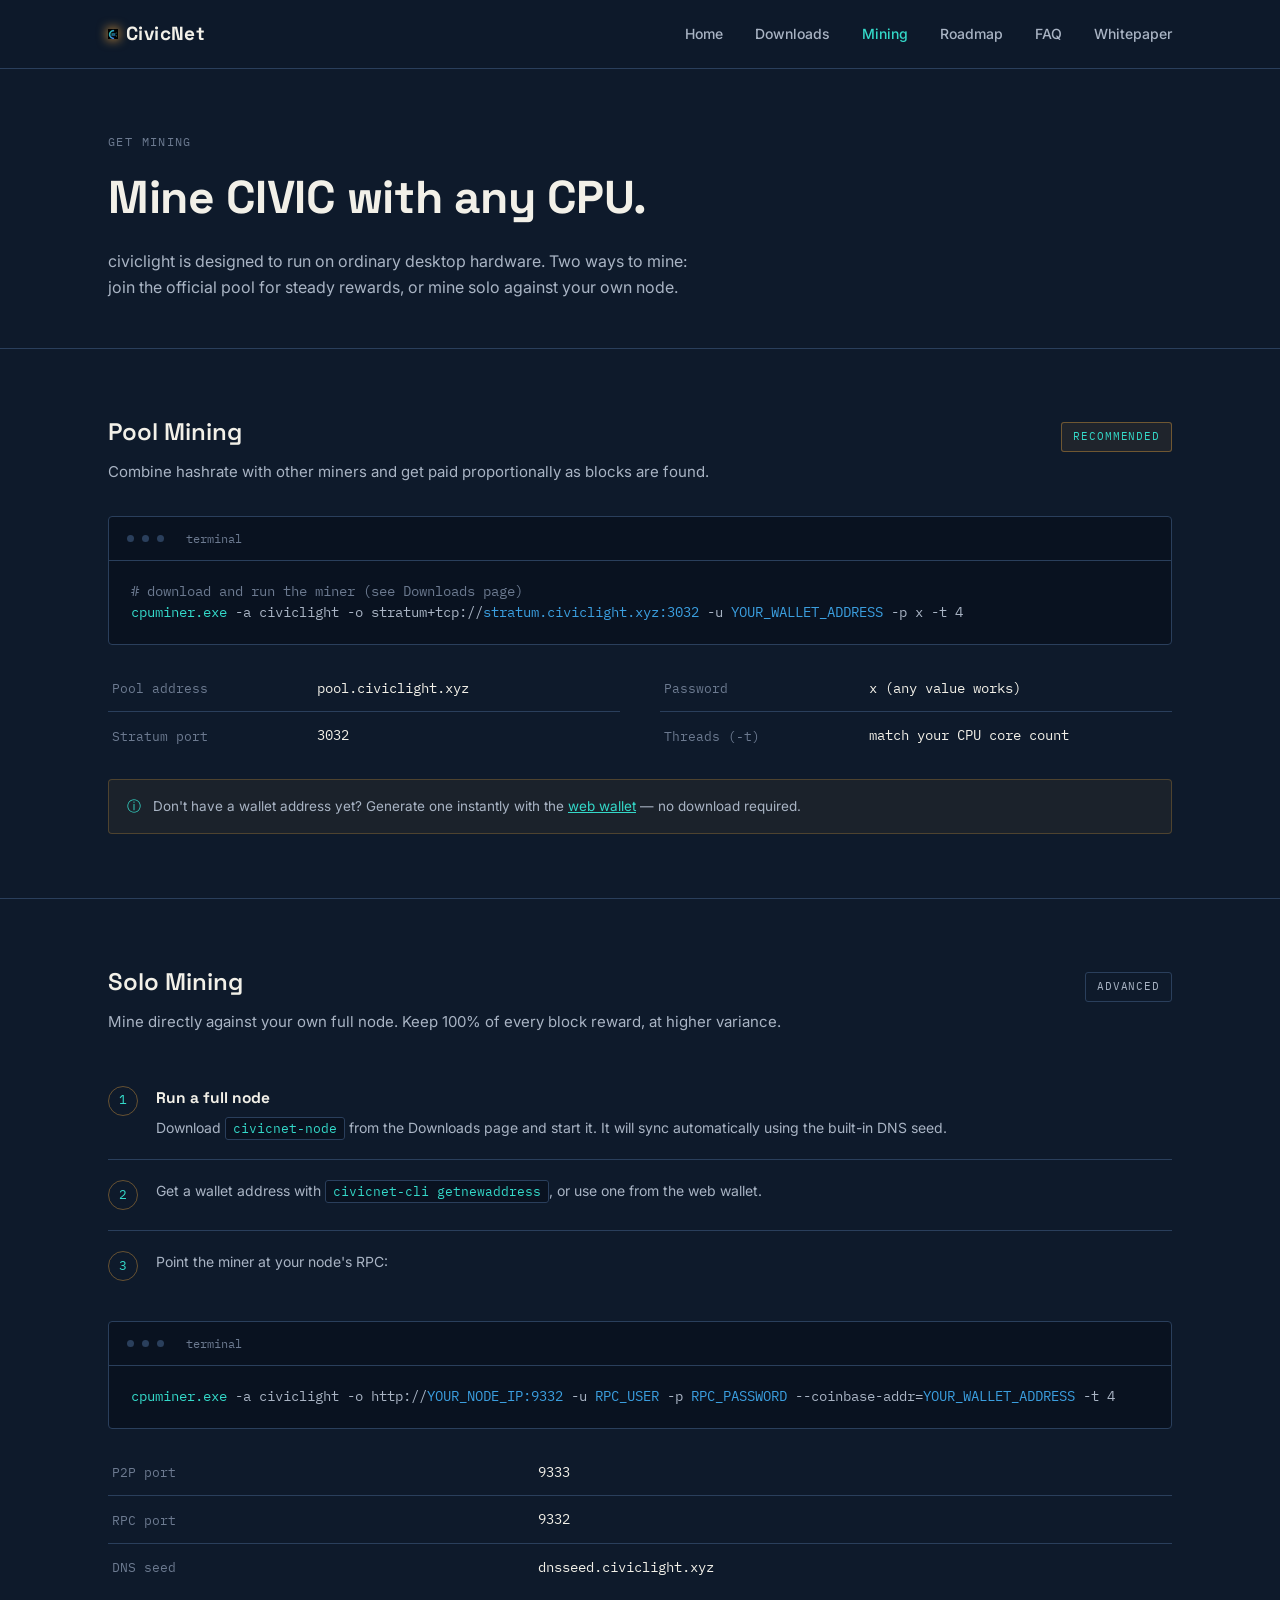
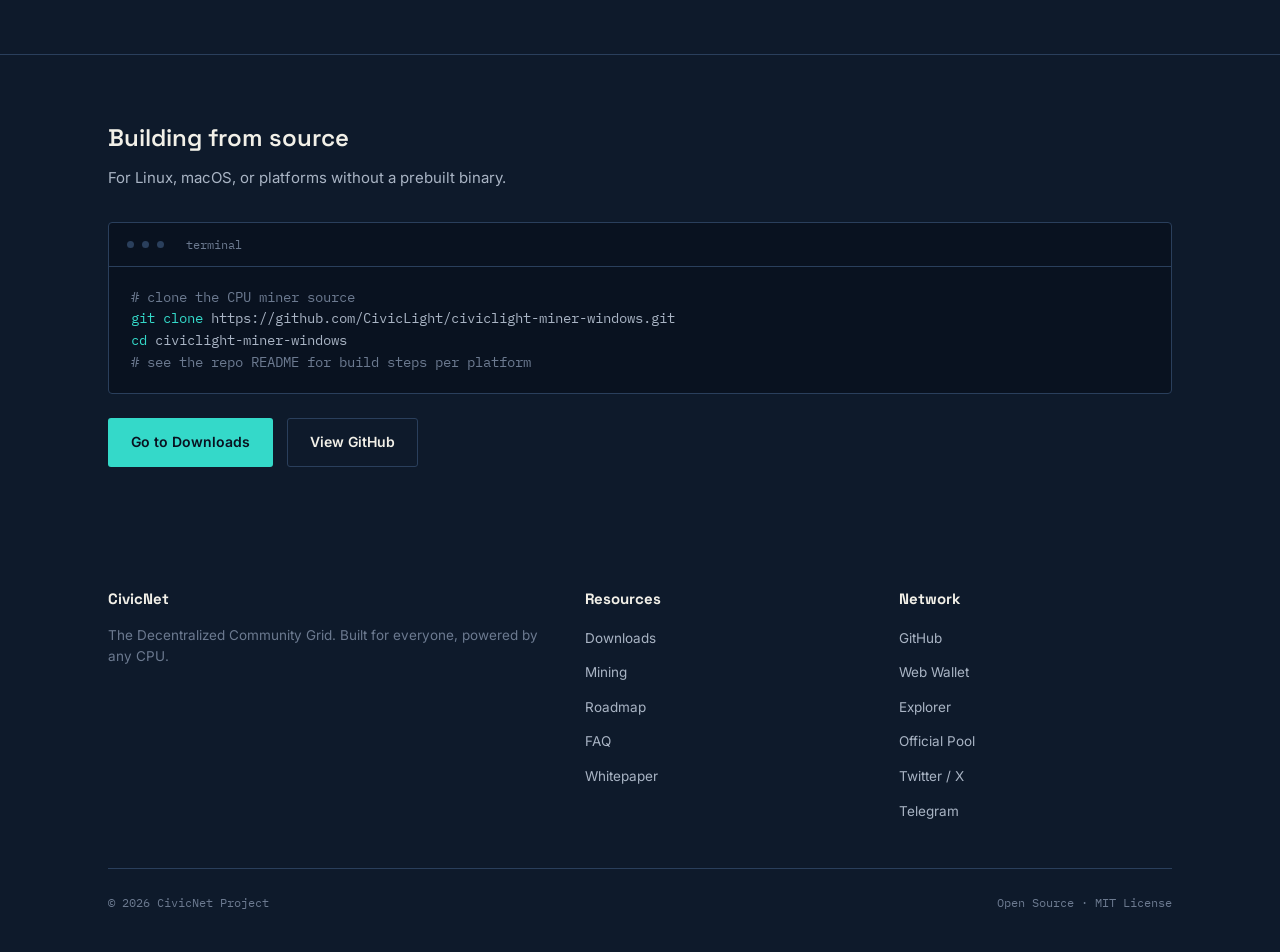
<file: mining.html>
<!DOCTYPE html>
<html lang="en">
<head>
<meta charset="UTF-8">
<meta name="viewport" content="width=device-width, initial-scale=1.0">
<link rel="icon" type="image/png" sizes="32x32" href="favicon-32.png">
<link rel="icon" type="image/png" sizes="16x16" href="favicon-16.png">
<link rel="icon" type="image/x-icon" href="favicon.ico">
<link rel="apple-touch-icon" href="apple-touch-icon.png">
<title>Mining | CivicNet</title>
<meta name="description" content="How to mine CivicNet (CIVIC) with a CPU — pool and solo mining instructions.">
<link rel="preconnect" href="https://fonts.googleapis.com">
<link rel="preconnect" href="https://fonts.gstatic.com" crossorigin>
<link href="https://fonts.googleapis.com/css2?family=Space+Grotesk:wght@400;500;600;700&family=Inter:wght@400;500;600&family=IBM+Plex+Mono:wght@400;500;600&display=swap" rel="stylesheet">
<style>
  :root {
    --bg: #0e1a2b; --bg-deep: #091220; --surface: #16263d; --surface-hi: #1c3050;
    --line: #2a3f5c; --amber: #34d9c9; --amber-dim: #279e92; --teal: #3b9fe0;
    --text: #f2f0e8; --text-dim: #a9b4c4; --text-faint: #6c7a90;
    --font-display: 'Space Grotesk', sans-serif; --font-body: 'Inter', sans-serif; --font-mono: 'IBM Plex Mono', monospace;
  }
  * { box-sizing: border-box; margin: 0; padding: 0; }
  html { scroll-behavior: smooth; }
  body { background: var(--bg); color: var(--text); font-family: var(--font-body); line-height: 1.6; -webkit-font-smoothing: antialiased; }
  .wrap { max-width: 1120px; margin: 0 auto; padding: 0 28px; }
  a { color: inherit; text-decoration: none; }

  header { position: sticky; top: 0; z-index: 50; background: rgba(14, 26, 43, 0.88); backdrop-filter: blur(10px); border-bottom: 1px solid var(--line); }
  header .wrap { height: 68px; display: flex; align-items: center; justify-content: space-between; }
  .logo { font-family: var(--font-display); font-weight: 700; font-size: 19px; letter-spacing: 0.02em; display: flex; align-items: center; gap: 8px; }
  .logo .mark { width: 10px; height: 10px; background: var(--amber); box-shadow: 0 0 10px 2px rgba(232,163,61,0.6); }
  nav { display: flex; gap: 32px; }
  nav a { font-size: 14px; font-weight: 500; color: var(--text-dim); transition: color 0.15s; }
  nav a:hover { color: var(--text); }
  nav a.active { color: var(--amber); }

  .page-head { padding: 64px 0 48px; border-bottom: 1px solid var(--line); }
  .section-eyebrow { font-family: var(--font-mono); font-size: 11.5px; letter-spacing: 0.12em; text-transform: uppercase; color: var(--text-faint); margin-bottom: 10px; }
  .page-head h1 { font-family: var(--font-display); font-size: clamp(32px, 4.5vw, 46px); font-weight: 700; letter-spacing: -0.01em; margin-bottom: 14px; }
  .page-head p { color: var(--text-dim); font-size: 16px; max-width: 600px; }

  section { padding: 64px 0; border-bottom: 1px solid var(--line); }
  section:last-of-type { border-bottom: none; }
  .section-head { margin-bottom: 32px; display: flex; align-items: baseline; justify-content: space-between; gap: 20px; flex-wrap: wrap; }
  .section-head h2 { font-family: var(--font-display); font-size: 24px; font-weight: 600; }
  .section-head p { margin-top: 8px; color: var(--text-dim); font-size: 15px; }
  .badge {
    font-family: var(--font-mono); font-size: 11px; letter-spacing: 0.08em; text-transform: uppercase;
    padding: 5px 11px; border-radius: 3px; border: 1px solid;
  }
  .badge.recommended { color: var(--amber); border-color: rgba(232,163,61,0.4); background: rgba(232,163,61,0.08); }
  .badge.advanced { color: var(--text-dim); border-color: var(--line); }

  .specs-panel { background: var(--bg-deep); border: 1px solid var(--line); border-radius: 4px; overflow: hidden; margin-bottom: 20px; }
  .specs-panel-head { display: flex; align-items: center; gap: 8px; padding: 12px 18px; border-bottom: 1px solid var(--line); font-family: var(--font-mono); font-size: 12px; color: var(--text-faint); }
  .specs-panel-head .dot { width: 7px; height: 7px; border-radius: 50%; background: var(--line); }
  .code-block { padding: 20px 22px; font-family: var(--font-mono); font-size: 13.5px; color: var(--text-dim); overflow-x: auto; white-space: pre; }
  .code-block .cmd { color: var(--amber); }
  .code-block .comment { color: var(--text-faint); }
  .code-block .val { color: var(--teal); }

  .step-list { counter-reset: step; }
  .step { display: flex; gap: 18px; padding: 20px 0; border-bottom: 1px solid var(--line); }
  .step:last-child { border-bottom: none; }
  .step-num {
    counter-increment: step;
    font-family: var(--font-mono); font-size: 13px; color: var(--amber);
    width: 30px; height: 30px; border-radius: 50%; border: 1px solid rgba(232,163,61,0.4);
    display: flex; align-items: center; justify-content: center; flex-shrink: 0;
  }
  .step-num::before { content: counter(step); }
  .step-body h4 { font-family: var(--font-display); font-size: 15.5px; margin-bottom: 6px; }
  .step-body p { font-size: 14px; color: var(--text-dim); }
  .step-body code {
    font-family: var(--font-mono); font-size: 13px; background: var(--bg-deep);
    padding: 2px 7px; border-radius: 3px; border: 1px solid var(--line); color: var(--amber);
  }

  .two-col { display: grid; grid-template-columns: 1fr 1fr; gap: 40px; }

  .btn {
    font-family: var(--font-body); font-weight: 600; font-size: 14px;
    padding: 12px 22px; border-radius: 3px; display: inline-flex; align-items: center; gap: 8px;
    transition: all 0.15s; border: 1px solid transparent;
  }
  .btn-primary { background: var(--amber); color: var(--bg-deep); }
  .btn-primary:hover { background: #f3b656; }
  .btn-outline { border-color: var(--line); color: var(--text); }
  .btn-outline:hover { border-color: var(--amber-dim); background: var(--surface); }

  .param-table { width: 100%; border-collapse: collapse; }
  .param-table tr { border-bottom: 1px solid var(--line); }
  .param-table tr:last-child { border-bottom: none; }
  .param-table td { padding: 12px 4px; font-size: 14px; }
  .param-table td:first-child { color: var(--text-faint); font-family: var(--font-mono); font-size: 12.5px; width: 40%; }
  .param-table td:last-child { font-family: var(--font-mono); color: var(--text); }

  .note {
    display: flex; gap: 12px; padding: 16px 18px; border-radius: 4px;
    background: rgba(232,163,61,0.06); border: 1px solid rgba(232,163,61,0.25);
    font-size: 13.5px; color: var(--text-dim); margin-top: 20px;
  }
  .note .icon { color: var(--amber); flex-shrink: 0; }

  footer { padding: 56px 0 40px; }
  .footer-grid { display: grid; grid-template-columns: 1.6fr 1fr 1fr; gap: 40px; padding-bottom: 36px; }
  .footer-grid h3 { font-family: var(--font-display); font-size: 15px; margin-bottom: 14px; }
  .footer-grid p { color: var(--text-faint); font-size: 13.5px; }
  .footer-grid ul { list-style: none; }
  .footer-grid li { margin-bottom: 9px; }
  .footer-grid a { color: var(--text-dim); font-size: 13.5px; transition: color 0.15s; }
  .footer-grid a:hover { color: var(--amber); }
  .footer-bottom { border-top: 1px solid var(--line); padding-top: 24px; display: flex; justify-content: space-between; font-family: var(--font-mono); font-size: 12px; color: var(--text-faint); }

  @media (max-width: 860px) {
    nav { display: none; }
    .two-col { grid-template-columns: 1fr; gap: 24px; }
    .footer-grid { grid-template-columns: 1fr; gap: 28px; }
    .footer-bottom { flex-direction: column; gap: 8px; }
  }
  :focus-visible { outline: 2px solid var(--amber); outline-offset: 2px; }
</style>
</head>
<body>

<header>
  <div class="wrap">
    <a href="index.html" class="logo"><img class="mark" src="logo-header.png" alt="">CivicNet</a>
    <nav>
      <a href="index.html">Home</a>
      <a href="downloads.html">Downloads</a>
      <a href="mining.html" class="active">Mining</a>
      <a href="roadmap.html">Roadmap</a>
      <a href="faq.html">FAQ</a>
      <a href="whitepaper.html">Whitepaper</a>
    </nav>
  </div>
</header>

<div class="page-head">
  <div class="wrap">
    <div class="section-eyebrow">Get Mining</div>
    <h1>Mine CIVIC with any CPU.</h1>
    <p>civiclight is designed to run on ordinary desktop hardware. Two ways to mine: join the official pool for steady rewards, or mine solo against your own node.</p>
  </div>
</div>

<section>
  <div class="wrap">
    <div class="section-head">
      <div>
        <h2>Pool Mining</h2>
        <p>Combine hashrate with other miners and get paid proportionally as blocks are found.</p>
      </div>
      <span class="badge recommended">Recommended</span>
    </div>

    <div class="specs-panel">
      <div class="specs-panel-head"><span class="dot"></span><span class="dot"></span><span class="dot"></span>&nbsp;&nbsp;terminal</div>
      <div class="code-block"><span class="comment"># download and run the miner (see Downloads page)</span>
<span class="cmd">cpuminer.exe</span> -a civiclight -o stratum+tcp://<span class="val">stratum.civiclight.xyz:3032</span> -u <span class="val">YOUR_WALLET_ADDRESS</span> -p x -t 4</div>
    </div>

    <div class="two-col">
      <div>
        <table class="param-table">
          <tr><td>Pool address</td><td>pool.civiclight.xyz</td></tr>
          <tr><td>Stratum port</td><td>3032</td></tr>
        </table>
      </div>
      <div>
        <table class="param-table">
          <tr><td>Password</td><td>x (any value works)</td></tr>
          <tr><td>Threads (-t)</td><td>match your CPU core count</td></tr>
        </table>
      </div>
    </div>

    <div class="note">
      <span class="icon">&#9432;</span>
      <span>Don't have a wallet address yet? Generate one instantly with the <a href="https://webwallet.civiclight.xyz" target="_blank" style="color: var(--amber); text-decoration: underline;">web wallet</a> — no download required.</span>
    </div>
  </div>
</section>

<section>
  <div class="wrap">
    <div class="section-head">
      <div>
        <h2>Solo Mining</h2>
        <p>Mine directly against your own full node. Keep 100% of every block reward, at higher variance.</p>
      </div>
      <span class="badge advanced">Advanced</span>
    </div>

    <div class="step-list">
      <div class="step">
        <div class="step-num"></div>
        <div class="step-body">
          <h4>Run a full node</h4>
          <p>Download <code>civicnet-node</code> from the Downloads page and start it. It will sync automatically using the built-in DNS seed.</p>
        </div>
      </div>
      <div class="step">
        <div class="step-num"></div>
        <div class="step-body">
          <p>Get a wallet address with <code>civicnet-cli getnewaddress</code>, or use one from the web wallet.</p>
        </div>
      </div>
      <div class="step">
        <div class="step-num"></div>
        <div class="step-body">
          <p>Point the miner at your node's RPC:</p>
        </div>
      </div>
    </div>

    <div class="specs-panel" style="margin-top: 20px;">
      <div class="specs-panel-head"><span class="dot"></span><span class="dot"></span><span class="dot"></span>&nbsp;&nbsp;terminal</div>
      <div class="code-block"><span class="cmd">cpuminer.exe</span> -a civiclight -o http://<span class="val">YOUR_NODE_IP:9332</span> -u <span class="val">RPC_USER</span> -p <span class="val">RPC_PASSWORD</span> --coinbase-addr=<span class="val">YOUR_WALLET_ADDRESS</span> -t 4</div>
    </div>

    <table class="param-table" style="margin-top: 20px;">
      <tr><td>P2P port</td><td>9333</td></tr>
      <tr><td>RPC port</td><td>9332</td></tr>
      <tr><td>DNS seed</td><td>dnsseed.civiclight.xyz</td></tr>
    </table>
  </div>
</section>

<section style="border-bottom: none;">
  <div class="wrap">
    <div class="section-head">
      <div>
        <h2>Building from source</h2>
        <p>For Linux, macOS, or platforms without a prebuilt binary.</p>
      </div>
    </div>
    <div class="specs-panel">
      <div class="specs-panel-head"><span class="dot"></span><span class="dot"></span><span class="dot"></span>&nbsp;&nbsp;terminal</div>
      <div class="code-block"><span class="comment"># clone the CPU miner source</span>
<span class="cmd">git clone</span> https://github.com/CivicLight/civiclight-miner-windows.git
<span class="cmd">cd</span> civiclight-miner-windows
<span class="comment"># see the repo README for build steps per platform</span></div>
    </div>
    <div style="margin-top: 24px; display: flex; gap: 14px;">
      <a href="downloads.html" class="btn btn-primary">Go to Downloads</a>
      <a href="https://github.com/CivicLight" class="btn btn-outline" target="_blank">View GitHub</a>
    </div>
  </div>
</section>

<footer>
  <div class="wrap">
    <div class="footer-grid">
      <div>
        <h3>CivicNet</h3>
        <p>The Decentralized Community Grid. Built for everyone, powered by any CPU.</p>
      </div>
      <div>
        <h3>Resources</h3>
        <ul>
          <li><a href="downloads.html">Downloads</a></li>
          <li><a href="mining.html">Mining</a></li>
          <li><a href="roadmap.html">Roadmap</a></li>
          <li><a href="faq.html">FAQ</a></li>
          <li><a href="whitepaper.html">Whitepaper</a></li>
        </ul>
      </div>
      <div>
        <h3>Network</h3>
        <ul>
          <li><a href="https://github.com/CivicLight" target="_blank">GitHub</a></li>
          <li><a href="https://webwallet.civiclight.xyz" target="_blank">Web Wallet</a></li>
          <li><a href="https://explorer.civiclight.xyz" target="_blank">Explorer</a></li>
          <li><a href="https://pool.civiclight.xyz" target="_blank">Official Pool</a></li>
          <li><a href="https://x.com/civiclight_" target="_blank">Twitter / X</a></li>
          <li><a href="https://t.me/civiclight" target="_blank">Telegram</a></li>
        </ul>
      </div>
    </div>
    <div class="footer-bottom">
      <span>&copy; 2026 CivicNet Project</span>
      <span>Open Source &middot; MIT License</span>
    </div>
  </div>
</footer>

</body>
</html>
</file>
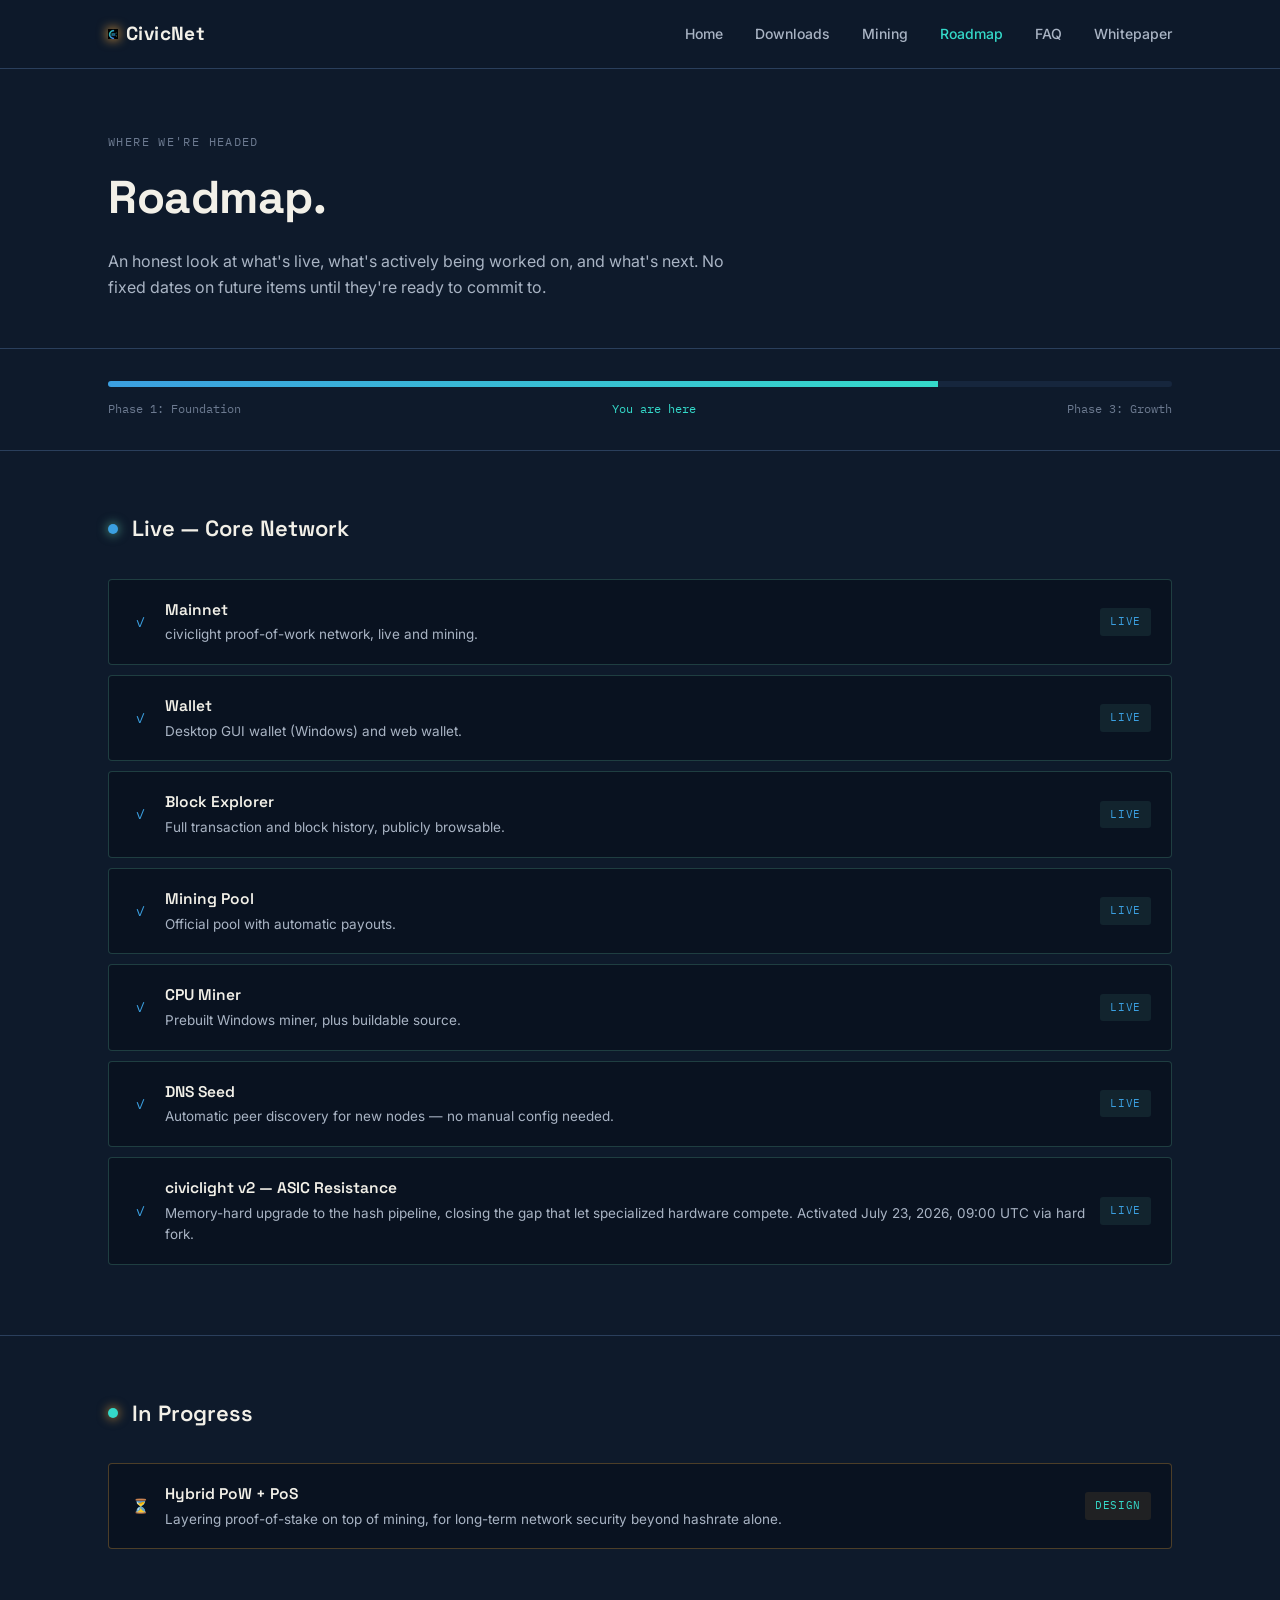
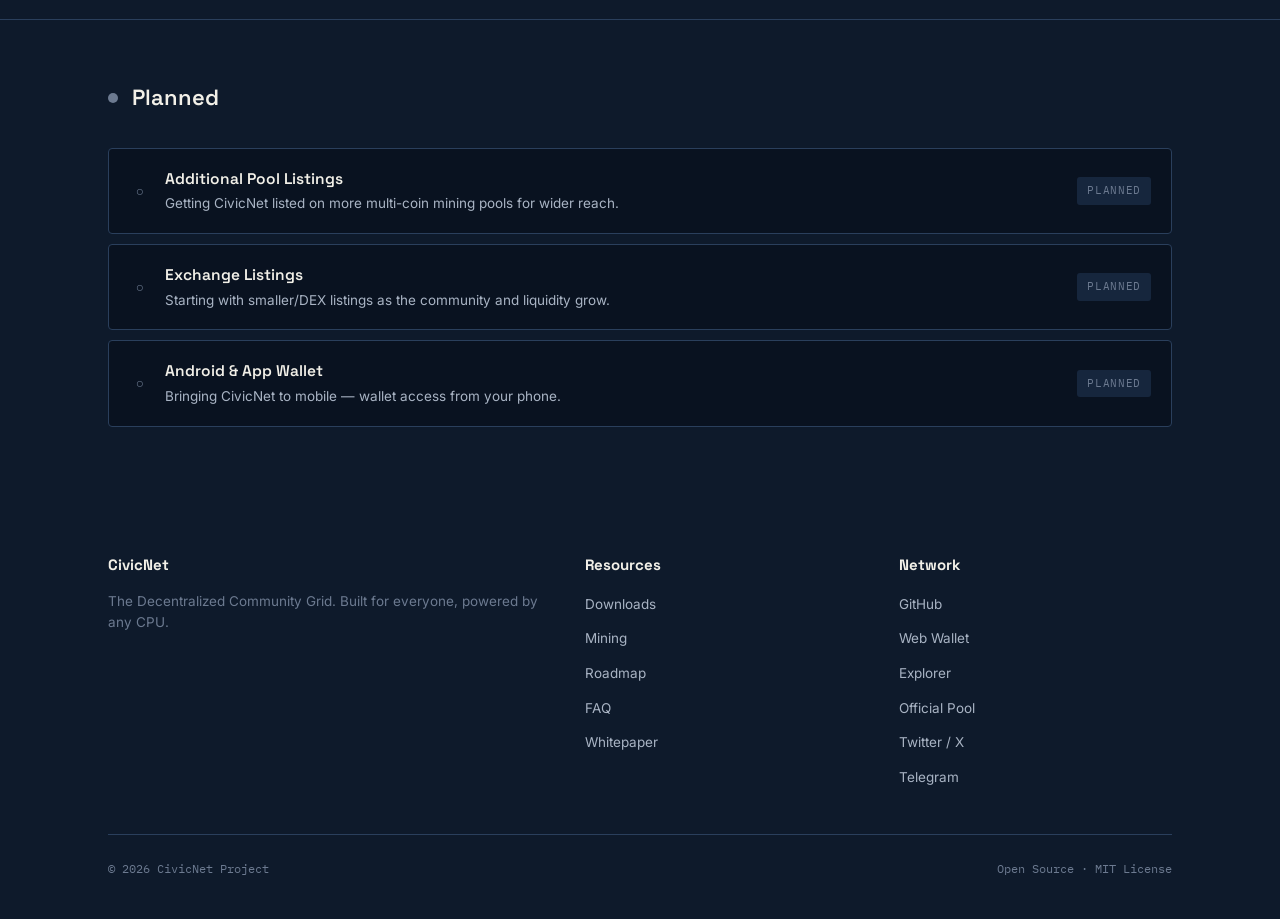
<file: roadmap.html>
<!DOCTYPE html>
<html lang="en">
<head>
<meta charset="UTF-8">
<meta name="viewport" content="width=device-width, initial-scale=1.0">
<link rel="icon" type="image/png" sizes="32x32" href="favicon-32.png">
<link rel="icon" type="image/png" sizes="16x16" href="favicon-16.png">
<link rel="icon" type="image/x-icon" href="favicon.ico">
<link rel="apple-touch-icon" href="apple-touch-icon.png">
<title>Roadmap | CivicNet</title>
<meta name="description" content="CivicNet development roadmap — what's live, what's in progress, what's next.">
<link rel="preconnect" href="https://fonts.googleapis.com">
<link rel="preconnect" href="https://fonts.gstatic.com" crossorigin>
<link href="https://fonts.googleapis.com/css2?family=Space+Grotesk:wght@400;500;600;700&family=Inter:wght@400;500;600&family=IBM+Plex+Mono:wght@400;500;600&display=swap" rel="stylesheet">
<style>
  :root {
    --bg: #0e1a2b; --bg-deep: #091220; --surface: #16263d; --surface-hi: #1c3050;
    --line: #2a3f5c; --amber: #34d9c9; --amber-dim: #279e92; --teal: #3b9fe0;
    --text: #f2f0e8; --text-dim: #a9b4c4; --text-faint: #6c7a90;
    --font-display: 'Space Grotesk', sans-serif; --font-body: 'Inter', sans-serif; --font-mono: 'IBM Plex Mono', monospace;
  }
  * { box-sizing: border-box; margin: 0; padding: 0; }
  html { scroll-behavior: smooth; }
  body { background: var(--bg); color: var(--text); font-family: var(--font-body); line-height: 1.6; -webkit-font-smoothing: antialiased; }
  .wrap { max-width: 1120px; margin: 0 auto; padding: 0 28px; }
  a { color: inherit; text-decoration: none; }

  header { position: sticky; top: 0; z-index: 50; background: rgba(14, 26, 43, 0.88); backdrop-filter: blur(10px); border-bottom: 1px solid var(--line); }
  header .wrap { height: 68px; display: flex; align-items: center; justify-content: space-between; }
  .logo { font-family: var(--font-display); font-weight: 700; font-size: 19px; letter-spacing: 0.02em; display: flex; align-items: center; gap: 8px; }
  .logo .mark { width: 10px; height: 10px; background: var(--amber); box-shadow: 0 0 10px 2px rgba(232,163,61,0.6); }
  nav { display: flex; gap: 32px; }
  nav a { font-size: 14px; font-weight: 500; color: var(--text-dim); transition: color 0.15s; }
  nav a:hover { color: var(--text); }
  nav a.active { color: var(--amber); }

  .page-head { padding: 64px 0 48px; border-bottom: 1px solid var(--line); }
  .section-eyebrow { font-family: var(--font-mono); font-size: 11.5px; letter-spacing: 0.12em; text-transform: uppercase; color: var(--text-faint); margin-bottom: 10px; }
  .page-head h1 { font-family: var(--font-display); font-size: clamp(32px, 4.5vw, 46px); font-weight: 700; letter-spacing: -0.01em; margin-bottom: 14px; }
  .page-head p { color: var(--text-dim); font-size: 16px; max-width: 620px; }

  .progress-strip { padding: 32px 0; border-bottom: 1px solid var(--line); }
  .progress-track { height: 6px; background: var(--surface); border-radius: 3px; overflow: hidden; margin-bottom: 12px; }
  .progress-fill { height: 100%; background: linear-gradient(90deg, var(--teal), var(--amber)); width: 78%; }
  .progress-label { display: flex; justify-content: space-between; font-family: var(--font-mono); font-size: 12px; color: var(--text-faint); }
  .progress-label .amber { color: var(--amber); }

  section { padding: 60px 0; border-bottom: 1px solid var(--line); }
  section:last-of-type { border-bottom: none; }
  .section-head { margin-bottom: 32px; display: flex; align-items: center; gap: 14px; }
  .section-head h2 { font-family: var(--font-display); font-size: 22px; font-weight: 600; }
  .phase-dot { width: 10px; height: 10px; border-radius: 50%; flex-shrink: 0; }
  .phase-dot.done { background: var(--teal); box-shadow: 0 0 10px 2px rgba(95,191,163,0.5); }
  .phase-dot.active { background: var(--amber); box-shadow: 0 0 10px 2px rgba(232,163,61,0.5); }
  .phase-dot.future { background: var(--text-faint); }

  .rm-list { display: flex; flex-direction: column; }
  .rm-item {
    display: flex; align-items: center; justify-content: space-between;
    padding: 18px 20px; border: 1px solid var(--line); border-radius: 4px;
    margin-bottom: 10px; background: var(--bg-deep);
  }
  .rm-item.done { border-color: rgba(95,191,163,0.25); }
  .rm-item.active { border-color: rgba(232,163,61,0.3); }
  .rm-item-left { display: flex; align-items: center; gap: 14px; }
  .rm-check { font-family: var(--font-mono); font-size: 14px; width: 22px; text-align: center; flex-shrink: 0; }
  .rm-check.done { color: var(--teal); }
  .rm-check.active { color: var(--amber); }
  .rm-check.future { color: var(--text-faint); }
  .rm-item h4 { font-family: var(--font-display); font-size: 15.5px; font-weight: 600; }
  .rm-item p { font-size: 13.5px; color: var(--text-dim); margin-top: 2px; }
  .rm-status {
    font-family: var(--font-mono); font-size: 11px; letter-spacing: 0.06em; text-transform: uppercase;
    padding: 5px 10px; border-radius: 3px; flex-shrink: 0; white-space: nowrap;
  }
  .rm-status.done { color: var(--teal); background: rgba(95,191,163,0.1); }
  .rm-status.active { color: var(--amber); background: rgba(232,163,61,0.1); }
  .rm-status.future { color: var(--text-faint); background: var(--surface); }

  .fork-note {
    display: flex; gap: 12px; padding: 18px 20px; border-radius: 4px;
    background: rgba(232,163,61,0.06); border: 1px solid rgba(232,163,61,0.25);
    font-size: 13.5px; color: var(--text-dim); margin-top: 24px;
  }
  .fork-note .icon { color: var(--amber); flex-shrink: 0; }
  .fork-note strong { color: var(--text); }

  footer { padding: 56px 0 40px; }
  .footer-grid { display: grid; grid-template-columns: 1.6fr 1fr 1fr; gap: 40px; padding-bottom: 36px; }
  .footer-grid h3 { font-family: var(--font-display); font-size: 15px; margin-bottom: 14px; }
  .footer-grid p { color: var(--text-faint); font-size: 13.5px; }
  .footer-grid ul { list-style: none; }
  .footer-grid li { margin-bottom: 9px; }
  .footer-grid a { color: var(--text-dim); font-size: 13.5px; transition: color 0.15s; }
  .footer-grid a:hover { color: var(--amber); }
  .footer-bottom { border-top: 1px solid var(--line); padding-top: 24px; display: flex; justify-content: space-between; font-family: var(--font-mono); font-size: 12px; color: var(--text-faint); }

  @media (max-width: 860px) {
    nav { display: none; }
    .rm-item { flex-direction: column; align-items: flex-start; gap: 10px; }
    .footer-grid { grid-template-columns: 1fr; gap: 28px; }
    .footer-bottom { flex-direction: column; gap: 8px; }
  }
  :focus-visible { outline: 2px solid var(--amber); outline-offset: 2px; }
</style>
</head>
<body>

<header>
  <div class="wrap">
    <a href="index.html" class="logo"><img class="mark" src="logo-header.png" alt="">CivicNet</a>
    <nav>
      <a href="index.html">Home</a>
      <a href="downloads.html">Downloads</a>
      <a href="mining.html">Mining</a>
      <a href="roadmap.html" class="active">Roadmap</a>
      <a href="faq.html">FAQ</a>
      <a href="whitepaper.html">Whitepaper</a>
    </nav>
  </div>
</header>

<div class="page-head">
  <div class="wrap">
    <div class="section-eyebrow">Where We're Headed</div>
    <h1>Roadmap.</h1>
    <p>An honest look at what's live, what's actively being worked on, and what's next. No fixed dates on future items until they're ready to commit to.</p>
  </div>
</div>

<div class="progress-strip">
  <div class="wrap">
    <div class="progress-track"><div class="progress-fill"></div></div>
    <div class="progress-label">
      <span>Phase 1: Foundation</span>
      <span class="amber">You are here</span>
      <span>Phase 3: Growth</span>
    </div>
  </div>
</div>

<section>
  <div class="wrap">
    <div class="section-head">
      <span class="phase-dot done"></span>
      <h2>Live &mdash; Core Network</h2>
    </div>
    <div class="rm-list">
      <div class="rm-item done">
        <div class="rm-item-left">
          <span class="rm-check done">&#10003;</span>
          <div><h4>Mainnet</h4><p>civiclight proof-of-work network, live and mining.</p></div>
        </div>
        <span class="rm-status done">Live</span>
      </div>
      <div class="rm-item done">
        <div class="rm-item-left">
          <span class="rm-check done">&#10003;</span>
          <div><h4>Wallet</h4><p>Desktop GUI wallet (Windows) and web wallet.</p></div>
        </div>
        <span class="rm-status done">Live</span>
      </div>
      <div class="rm-item done">
        <div class="rm-item-left">
          <span class="rm-check done">&#10003;</span>
          <div><h4>Block Explorer</h4><p>Full transaction and block history, publicly browsable.</p></div>
        </div>
        <span class="rm-status done">Live</span>
      </div>
      <div class="rm-item done">
        <div class="rm-item-left">
          <span class="rm-check done">&#10003;</span>
          <div><h4>Mining Pool</h4><p>Official pool with automatic payouts.</p></div>
        </div>
        <span class="rm-status done">Live</span>
      </div>
      <div class="rm-item done">
        <div class="rm-item-left">
          <span class="rm-check done">&#10003;</span>
          <div><h4>CPU Miner</h4><p>Prebuilt Windows miner, plus buildable source.</p></div>
        </div>
        <span class="rm-status done">Live</span>
      </div>
      <div class="rm-item done">
        <div class="rm-item-left">
          <span class="rm-check done">&#10003;</span>
          <div><h4>DNS Seed</h4><p>Automatic peer discovery for new nodes &mdash; no manual config needed.</p></div>
        </div>
        <span class="rm-status done">Live</span>
      </div>
      <div class="rm-item done">
        <div class="rm-item-left">
          <span class="rm-check done">&#10003;</span>
          <div><h4>civiclight v2 &mdash; ASIC Resistance</h4><p>Memory-hard upgrade to the hash pipeline, closing the gap that let specialized hardware compete. Activated July 23, 2026, 09:00 UTC via hard fork.</p></div>
        </div>
        <span class="rm-status done">Live</span>
      </div>
    </div>
  </div>
</section>

<section>
  <div class="wrap">
    <div class="section-head">
      <span class="phase-dot active"></span>
      <h2>In Progress</h2>
    </div>
    <div class="rm-list">
      <div class="rm-item active">
        <div class="rm-item-left">
          <span class="rm-check active">&#9203;</span>
          <div><h4>Hybrid PoW + PoS</h4><p>Layering proof-of-stake on top of mining, for long-term network security beyond hashrate alone.</p></div>
        </div>
        <span class="rm-status active">Design</span>
      </div>
    </div>
  </div>
</section>

<section style="border-bottom: none;">
  <div class="wrap">
    <div class="section-head">
      <span class="phase-dot future"></span>
      <h2>Planned</h2>
    </div>
    <div class="rm-list">
      <div class="rm-item">
        <div class="rm-item-left">
          <span class="rm-check future">&#9675;</span>
          <div><h4>Additional Pool Listings</h4><p>Getting CivicNet listed on more multi-coin mining pools for wider reach.</p></div>
        </div>
        <span class="rm-status future">Planned</span>
      </div>
      <div class="rm-item">
        <div class="rm-item-left">
          <span class="rm-check future">&#9675;</span>
          <div><h4>Exchange Listings</h4><p>Starting with smaller/DEX listings as the community and liquidity grow.</p></div>
        </div>
        <span class="rm-status future">Planned</span>
      </div>
      <div class="rm-item">
        <div class="rm-item-left">
          <span class="rm-check future">&#9675;</span>
          <div><h4>Android &amp; App Wallet</h4><p>Bringing CivicNet to mobile &mdash; wallet access from your phone.</p></div>
        </div>
        <span class="rm-status future">Planned</span>
      </div>
    </div>
  </div>
</section>

<footer>
  <div class="wrap">
    <div class="footer-grid">
      <div>
        <h3>CivicNet</h3>
        <p>The Decentralized Community Grid. Built for everyone, powered by any CPU.</p>
      </div>
      <div>
        <h3>Resources</h3>
        <ul>
          <li><a href="downloads.html">Downloads</a></li>
          <li><a href="mining.html">Mining</a></li>
          <li><a href="roadmap.html">Roadmap</a></li>
          <li><a href="faq.html">FAQ</a></li>
          <li><a href="whitepaper.html">Whitepaper</a></li>
        </ul>
      </div>
      <div>
        <h3>Network</h3>
        <ul>
          <li><a href="https://github.com/CivicLight" target="_blank">GitHub</a></li>
          <li><a href="https://webwallet.civiclight.xyz" target="_blank">Web Wallet</a></li>
          <li><a href="https://explorer.civiclight.xyz" target="_blank">Explorer</a></li>
          <li><a href="https://pool.civiclight.xyz" target="_blank">Official Pool</a></li>
          <li><a href="https://x.com/civiclight_" target="_blank">Twitter / X</a></li>
          <li><a href="https://t.me/civiclight" target="_blank">Telegram</a></li>
        </ul>
      </div>
    </div>
    <div class="footer-bottom">
      <span>&copy; 2026 CivicNet Project</span>
      <span>Open Source &middot; MIT License</span>
    </div>
  </div>
</footer>

</body>
</html>
</file>
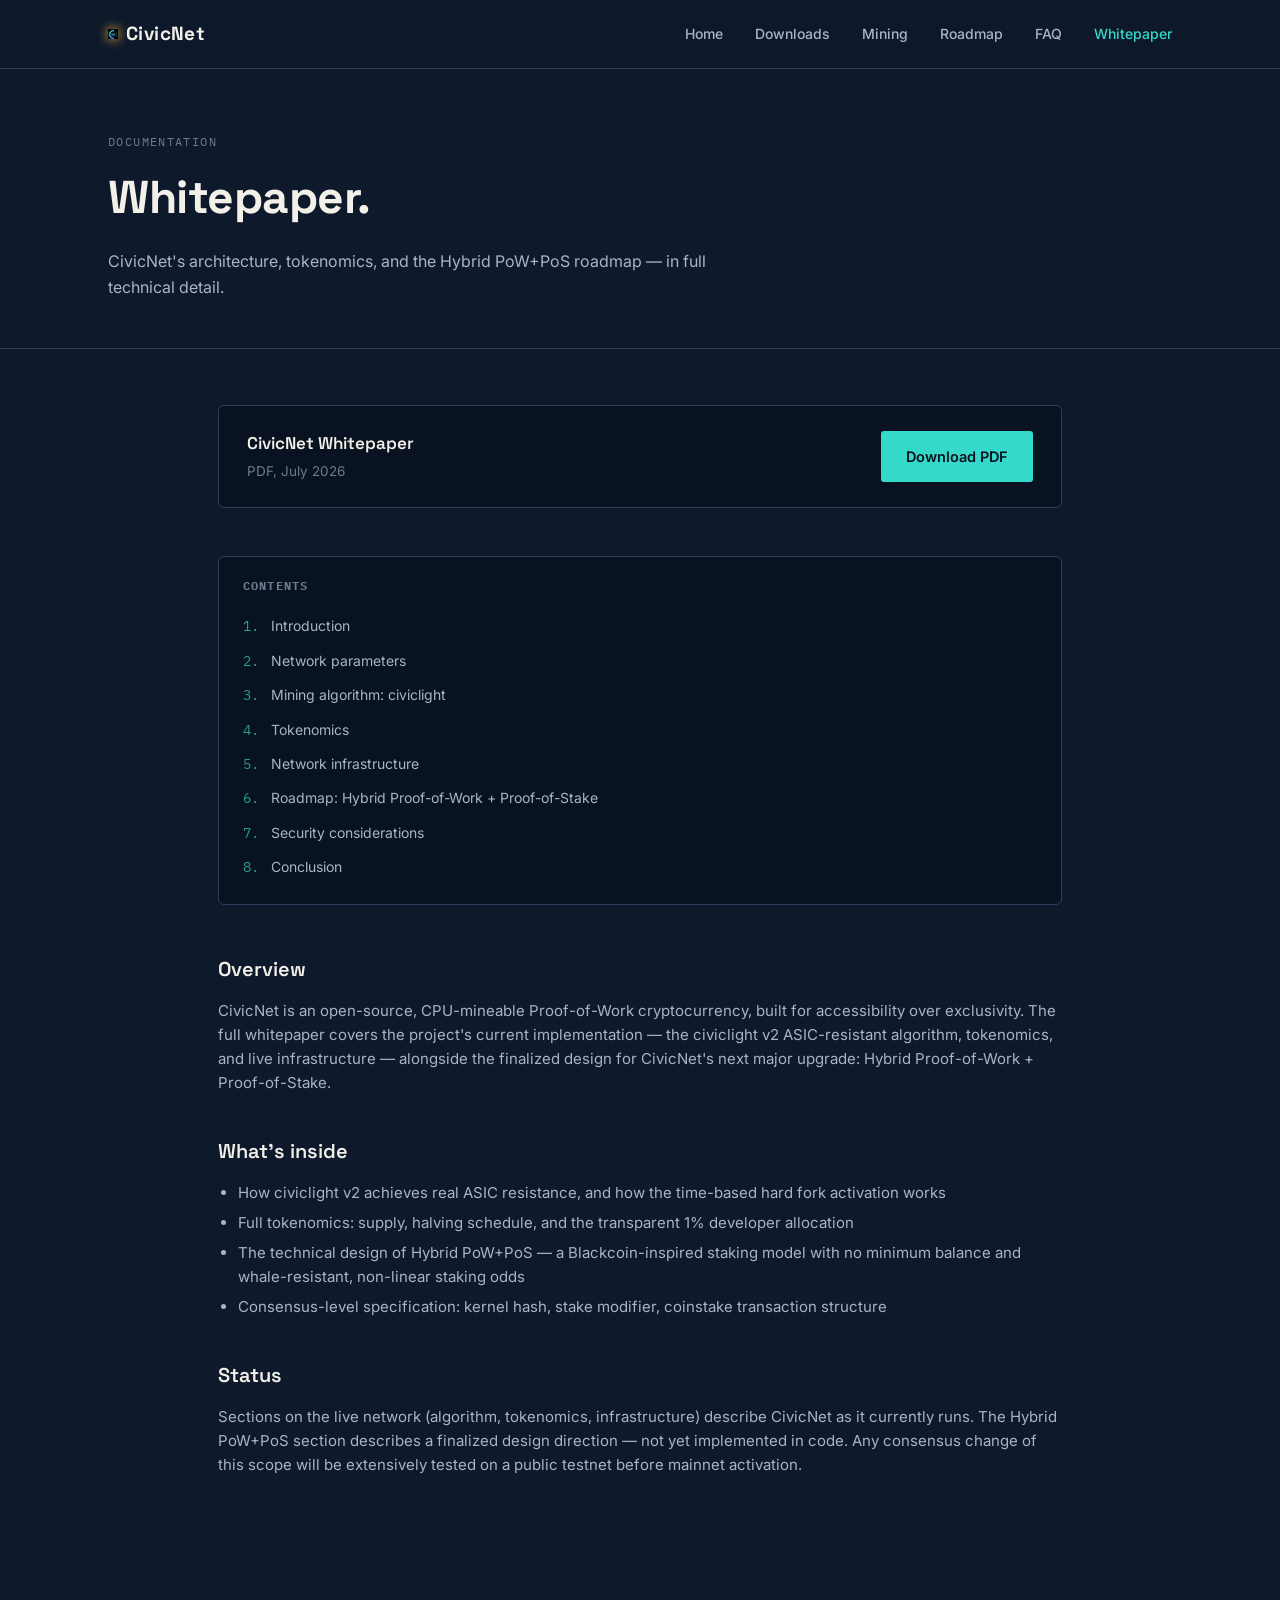
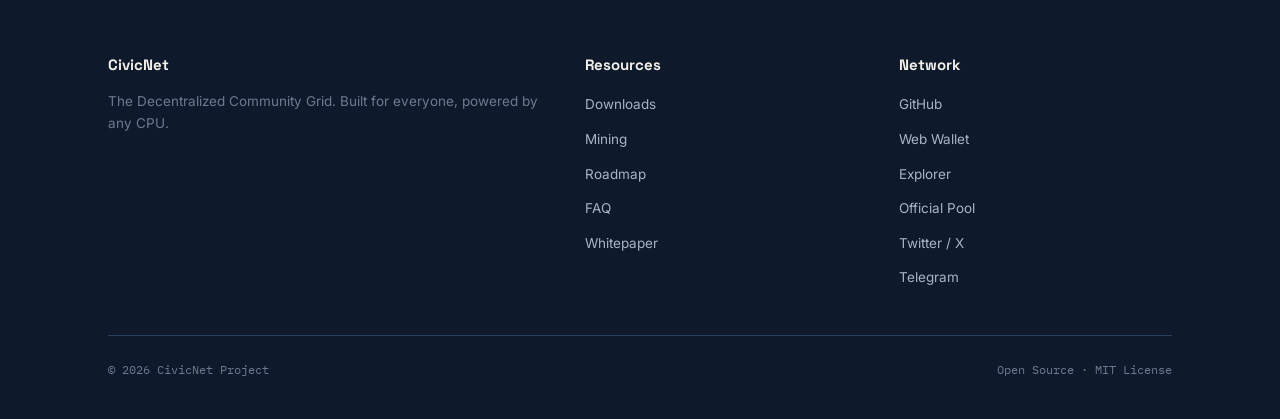
<file: whitepaper.html>
<!DOCTYPE html>
<html lang="en">
<head>
<meta charset="UTF-8">
<meta name="viewport" content="width=device-width, initial-scale=1.0">
<link rel="icon" type="image/png" sizes="32x32" href="favicon-32.png">
<link rel="icon" type="image/png" sizes="16x16" href="favicon-16.png">
<link rel="icon" type="image/x-icon" href="favicon.ico">
<link rel="apple-touch-icon" href="apple-touch-icon.png">
<title>Whitepaper | CivicNet</title>
<meta name="description" content="CivicNet (CIVIC) whitepaper — architecture, tokenomics, and the Hybrid PoW+PoS roadmap.">
<link rel="preconnect" href="https://fonts.googleapis.com">
<link rel="preconnect" href="https://fonts.gstatic.com" crossorigin>
<link href="https://fonts.googleapis.com/css2?family=Space+Grotesk:wght@400;500;600;700&family=Inter:wght@400;500;600&family=IBM+Plex+Mono:wght@400;500;600&display=swap" rel="stylesheet">
<style>
  :root {
    --bg: #0e1a2b; --bg-deep: #091220; --surface: #16263d; --surface-hi: #1c3050;
    --line: #2a3f5c; --amber: #34d9c9; --amber-dim: #279e92; --teal: #3b9fe0;
    --text: #f2f0e8; --text-dim: #a9b4c4; --text-faint: #6c7a90;
    --font-display: 'Space Grotesk', sans-serif; --font-body: 'Inter', sans-serif; --font-mono: 'IBM Plex Mono', monospace;
  }
  * { box-sizing: border-box; margin: 0; padding: 0; }
  html { scroll-behavior: smooth; }
  body { background: var(--bg); color: var(--text); font-family: var(--font-body); line-height: 1.6; -webkit-font-smoothing: antialiased; }
  .wrap { max-width: 900px; margin: 0 auto; padding: 0 28px; }
  a { color: inherit; text-decoration: none; }

  header { position: sticky; top: 0; z-index: 50; background: rgba(14, 26, 43, 0.88); backdrop-filter: blur(10px); border-bottom: 1px solid var(--line); }
  header .wrap { max-width: 1120px; height: 68px; display: flex; align-items: center; justify-content: space-between; }
  .logo { font-family: var(--font-display); font-weight: 700; font-size: 19px; letter-spacing: 0.02em; display: flex; align-items: center; gap: 8px; }
  .logo .mark { width: 10px; height: 10px; background: var(--amber); box-shadow: 0 0 10px 2px rgba(232,163,61,0.6); }
  nav { display: flex; gap: 32px; }
  nav a { font-size: 14px; font-weight: 500; color: var(--text-dim); transition: color 0.15s; }
  nav a:hover { color: var(--text); }
  nav a.active { color: var(--amber); }

  .page-head { padding: 64px 0 48px; border-bottom: 1px solid var(--line); }
  .page-head .wrap { max-width: 1120px; }
  .section-eyebrow { font-family: var(--font-mono); font-size: 11.5px; letter-spacing: 0.12em; text-transform: uppercase; color: var(--text-faint); margin-bottom: 10px; }
  .page-head h1 { font-family: var(--font-display); font-size: clamp(32px, 4.5vw, 46px); font-weight: 700; letter-spacing: -0.01em; margin-bottom: 14px; }
  .page-head p { color: var(--text-dim); font-size: 16px; max-width: 600px; }

  .wp-body { padding: 56px 0 80px; }

  .download-card {
    display: flex; align-items: center; justify-content: space-between; gap: 20px;
    padding: 24px 28px; border: 1px solid var(--line); border-radius: 6px;
    background: var(--bg-deep); margin-bottom: 48px; flex-wrap: wrap;
  }
  .download-card .info h3 { font-family: var(--font-display); font-size: 17px; font-weight: 600; margin-bottom: 4px; }
  .download-card .info p { font-size: 13.5px; color: var(--text-faint); }
  .btn {
    font-family: var(--font-body); font-weight: 600; font-size: 14.5px;
    padding: 13px 24px; border-radius: 3px; display: inline-flex; align-items: center; gap: 8px;
    transition: all 0.15s; border: 1px solid transparent; white-space: nowrap;
  }
  .btn-primary { background: var(--amber); color: var(--bg-deep); }
  .btn-primary:hover { background: #f3b656; }

  .wp-section { margin-bottom: 40px; }
  .wp-section h2 { font-family: var(--font-display); font-size: 20px; font-weight: 600; margin-bottom: 14px; }
  .wp-section p { color: var(--text-dim); font-size: 15px; margin-bottom: 12px; }
  .wp-section ul { color: var(--text-dim); font-size: 15px; padding-left: 20px; margin-bottom: 12px; }
  .wp-section li { margin-bottom: 6px; }

  .toc {
    border: 1px solid var(--line); border-radius: 6px; padding: 20px 24px;
    margin-bottom: 48px; background: var(--bg-deep);
  }
  .toc h3 { font-family: var(--font-mono); font-size: 11.5px; letter-spacing: 0.1em; text-transform: uppercase; color: var(--text-faint); margin-bottom: 14px; }
  .toc ol { list-style: none; counter-reset: toc; }
  .toc li { counter-increment: toc; font-size: 14px; color: var(--text-dim); padding: 6px 0; }
  .toc li::before { content: counter(toc) ". "; color: var(--amber-dim); font-family: var(--font-mono); margin-right: 4px; }

  footer { padding: 56px 0 40px; }
  footer .wrap { max-width: 1120px; }
  .footer-grid { display: grid; grid-template-columns: 1.6fr 1fr 1fr; gap: 40px; padding-bottom: 36px; }
  .footer-grid h3 { font-family: var(--font-display); font-size: 15px; margin-bottom: 14px; }
  .footer-grid p { color: var(--text-faint); font-size: 13.5px; }
  .footer-grid ul { list-style: none; }
  .footer-grid li { margin-bottom: 9px; }
  .footer-grid a { color: var(--text-dim); font-size: 13.5px; transition: color 0.15s; }
  .footer-grid a:hover { color: var(--amber); }
  .footer-bottom { border-top: 1px solid var(--line); padding-top: 24px; display: flex; justify-content: space-between; font-family: var(--font-mono); font-size: 12px; color: var(--text-faint); }

  @media (max-width: 860px) {
    nav { display: none; }
    .download-card { flex-direction: column; align-items: flex-start; }
    .footer-grid { grid-template-columns: 1fr; gap: 28px; }
    .footer-bottom { flex-direction: column; gap: 8px; }
  }
  :focus-visible { outline: 2px solid var(--amber); outline-offset: 2px; }
</style>
</head>
<body>

<header>
  <div class="wrap">
    <a href="index.html" class="logo"><img class="mark" src="logo-header.png" alt="">CivicNet</a>
    <nav>
      <a href="index.html">Home</a>
      <a href="downloads.html">Downloads</a>
      <a href="mining.html">Mining</a>
      <a href="roadmap.html">Roadmap</a>
      <a href="faq.html">FAQ</a>
      <a href="whitepaper.html" class="active">Whitepaper</a>
    </nav>
  </div>
</header>

<div class="page-head">
  <div class="wrap">
    <div class="section-eyebrow">Documentation</div>
    <h1>Whitepaper.</h1>
    <p>CivicNet's architecture, tokenomics, and the Hybrid PoW+PoS roadmap — in full technical detail.</p>
  </div>
</div>

<div class="wp-body">
  <div class="wrap">

    <div class="download-card">
      <div class="info">
        <h3>CivicNet Whitepaper </h3>
        <p>PDF, July 2026</p>
      </div>
      <a href="whitepaper.pdf" class="btn btn-primary" target="_blank">
	  Download PDF
	  </a>
    </div>

    <div class="toc">
      <h3>Contents</h3>
      <ol>
        <li>Introduction</li>
        <li>Network parameters</li>
        <li>Mining algorithm: civiclight</li>
        <li>Tokenomics</li>
        <li>Network infrastructure</li>
        <li>Roadmap: Hybrid Proof-of-Work + Proof-of-Stake</li>
        <li>Security considerations</li>
        <li>Conclusion</li>
      </ol>
    </div>

    <div class="wp-section">
      <h2>Overview</h2>
      <p>CivicNet is an open-source, CPU-mineable Proof-of-Work cryptocurrency, built for accessibility over exclusivity. The full whitepaper covers the project's current implementation &mdash; the civiclight v2 ASIC-resistant algorithm, tokenomics, and live infrastructure &mdash; alongside the finalized design for CivicNet's next major upgrade: Hybrid Proof-of-Work + Proof-of-Stake.</p>
    </div>

    <div class="wp-section">
      <h2>What's inside</h2>
      <ul>
        <li>How civiclight v2 achieves real ASIC resistance, and how the time-based hard fork activation works</li>
        <li>Full tokenomics: supply, halving schedule, and the transparent 1% developer allocation</li>
        <li>The technical design of Hybrid PoW+PoS &mdash; a Blackcoin-inspired staking model with no minimum balance and whale-resistant, non-linear staking odds</li>
        <li>Consensus-level specification: kernel hash, stake modifier, coinstake transaction structure</li>
      </ul>
    </div>

    <div class="wp-section">
      <h2>Status</h2>
      <p>Sections on the live network (algorithm, tokenomics, infrastructure) describe CivicNet as it currently runs. The Hybrid PoW+PoS section describes a finalized design direction &mdash; not yet implemented in code. Any consensus change of this scope will be extensively tested on a public testnet before mainnet activation.</p>
    </div>

  </div>
</div>

<footer>
  <div class="wrap">
    <div class="footer-grid">
      <div>
        <h3>CivicNet</h3>
        <p>The Decentralized Community Grid. Built for everyone, powered by any CPU.</p>
      </div>
      <div>
        <h3>Resources</h3>
        <ul>
          <li><a href="downloads.html">Downloads</a></li>
          <li><a href="mining.html">Mining</a></li>
          <li><a href="roadmap.html">Roadmap</a></li>
          <li><a href="faq.html">FAQ</a></li>
          <li><a href="whitepaper.html">Whitepaper</a></li>
        </ul>
      </div>
      <div>
        <h3>Network</h3>
        <ul>
          <li><a href="https://github.com/CivicLight" target="_blank">GitHub</a></li>
          <li><a href="https://webwallet.civiclight.xyz" target="_blank">Web Wallet</a></li>
          <li><a href="https://explorer.civiclight.xyz" target="_blank">Explorer</a></li>
          <li><a href="https://pool.civiclight.xyz" target="_blank">Official Pool</a></li>
          <li><a href="https://x.com/civiclight_" target="_blank">Twitter / X</a></li>
          <li><a href="https://t.me/civiclight" target="_blank">Telegram</a></li>
        </ul>
      </div>
    </div>
    <div class="footer-bottom">
      <span>&copy; 2026 CivicNet Project</span>
      <span>Open Source &middot; MIT License</span>
    </div>
  </div>
</footer>

</body>
</html>
</file>
